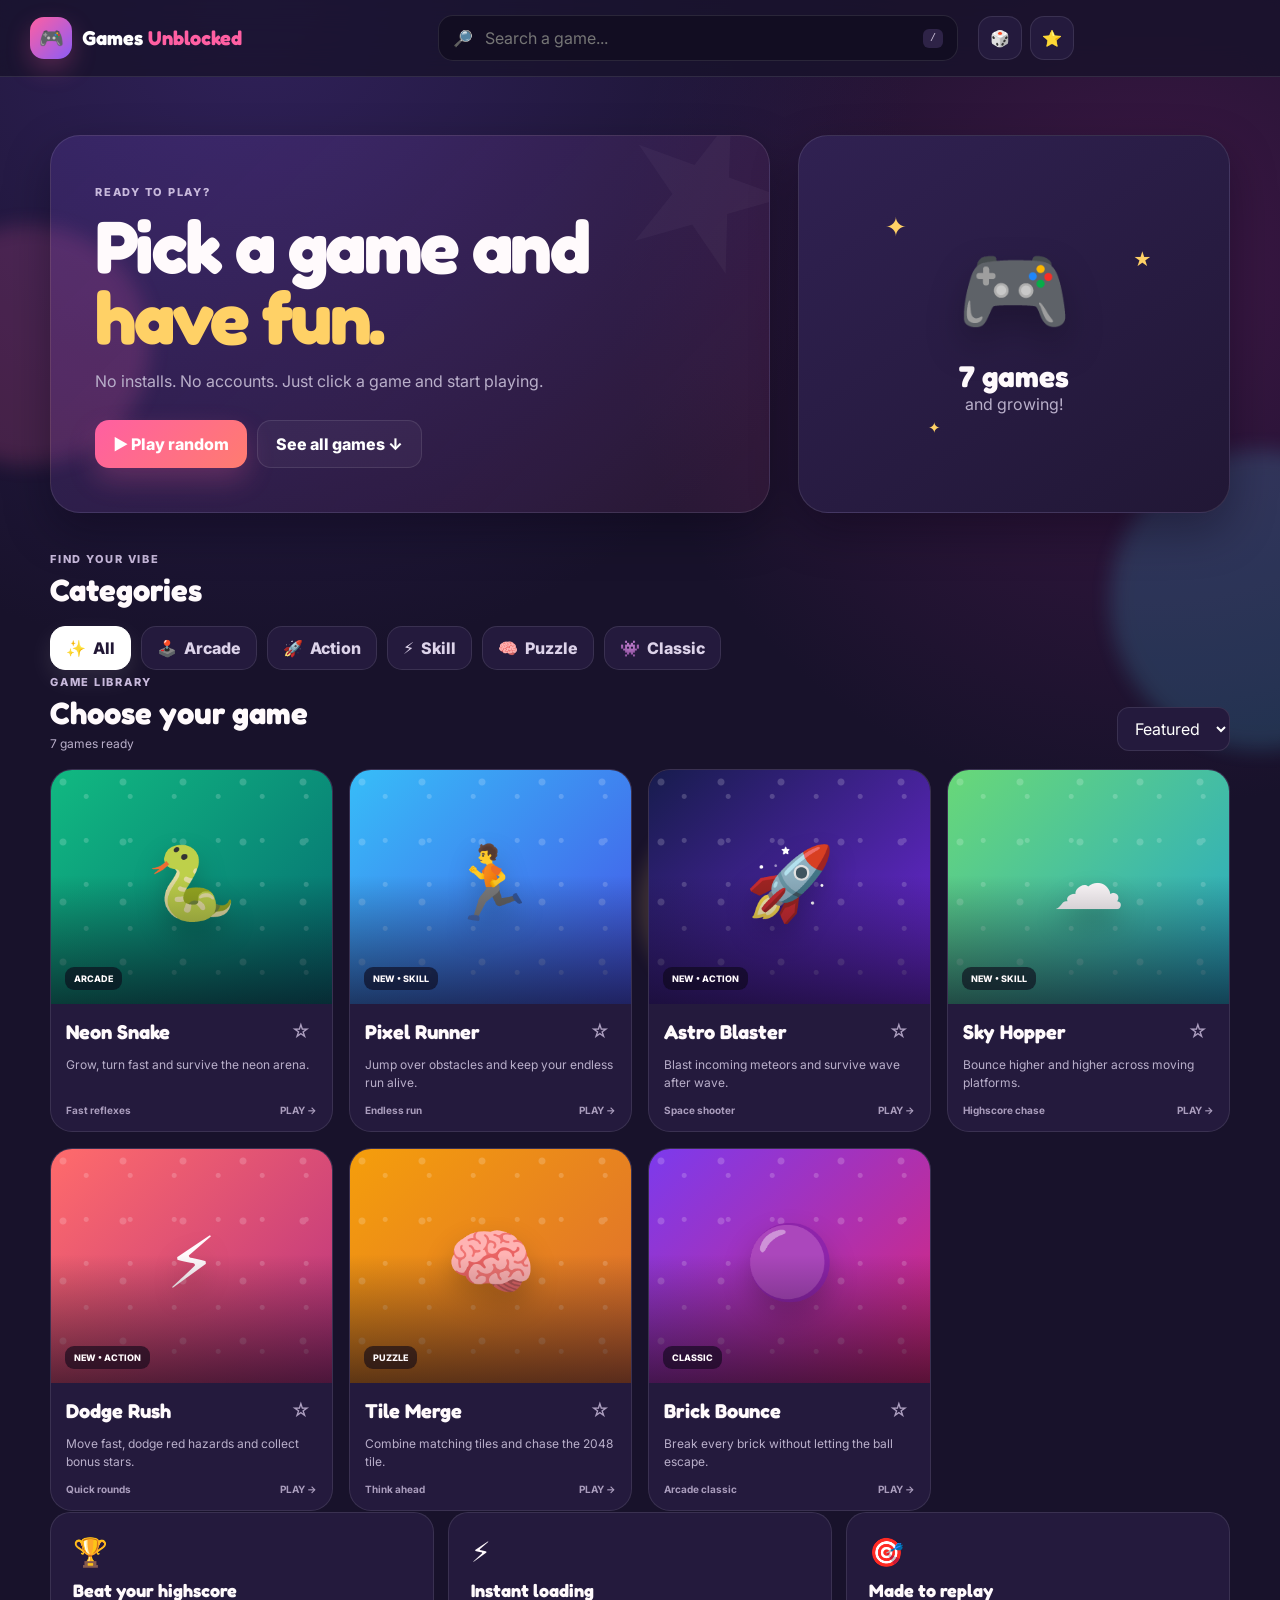
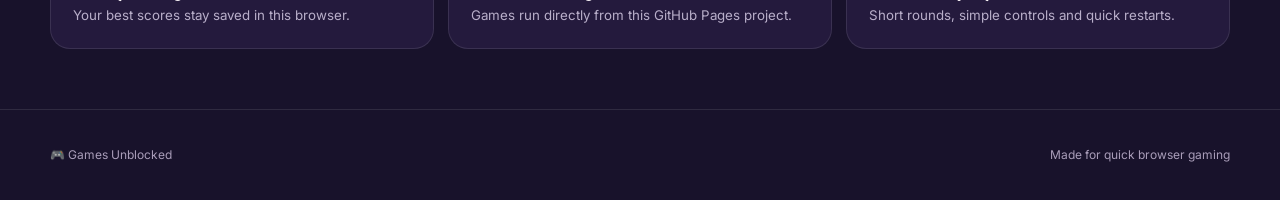
<file: index.html>
<!DOCTYPE html>
<html lang="en">
<head>
  <meta charset="UTF-8">
  <meta name="viewport" content="width=device-width,initial-scale=1">
  <meta name="theme-color" content="#18122b">
  <meta name="description" content="Games Unblocked - a colorful self-hosted browser game playground.">
  <title>Games Unblocked</title>
  <link rel="preconnect" href="https://fonts.googleapis.com">
  <link rel="preconnect" href="https://fonts.gstatic.com" crossorigin>
  <link href="https://fonts.googleapis.com/css2?family=Fredoka:wght@500;600;700&family=Inter:wght@500;600;700;800&display=swap" rel="stylesheet">
  <link rel="stylesheet" href="styles.css">
</head>
<body>
  <div class="bg-bubble b1"></div><div class="bg-bubble b2"></div><div class="bg-bubble b3"></div>
  <header class="site-header">
    <div class="header-inner">
      <a class="logo" href="#top"><span class="logo-icon">🎮</span><span>Games <b>Unblocked</b></span></a>
      <div class="header-search"><span>🔎</span><input id="searchInput" placeholder="Search a game..." autocomplete="off"><kbd>/</kbd></div>
      <div class="header-buttons"><button id="randomBtn" class="round-btn" title="Random game">🎲</button><button id="favoritesBtn" class="round-btn" title="Favorites">⭐</button></div>
    </div>
  </header>

  <main id="top">
    <section class="welcome wrap">
      <div class="welcome-copy">
        <span class="tiny-label">READY TO PLAY?</span>
        <h1>Pick a game and <span>have fun.</span></h1>
        <p>No installs. No accounts. Just click a game and start playing.</p>
        <div class="quick-actions"><button class="big-play" id="playRandom">▶ Play random</button><a class="ghost-play" href="#allGames">See all games ↓</a></div>
      </div>
      <div class="mascot-card" id="mascotCard">
        <div class="pixel-spark s1">✦</div><div class="pixel-spark s2">★</div><div class="pixel-spark s3">✦</div>
        <div class="controller">🎮</div>
        <strong>7 games</strong><span>and growing!</span>
      </div>
    </section>

    <section class="wrap continue-section" id="continueSection">
      <div class="section-head"><div><span class="tiny-label">JUMP BACK IN</span><h2>Continue playing</h2></div><button id="clearRecent" class="text-btn">Clear history</button></div>
      <div id="recentRow" class="horizontal-games"></div>
    </section>

    <section class="wrap category-section">
      <div class="section-head"><div><span class="tiny-label">FIND YOUR VIBE</span><h2>Categories</h2></div></div>
      <div class="category-row" id="categoryRow">
        <button class="category-pill active" data-category="all"><span>✨</span> All</button>
        <button class="category-pill" data-category="arcade"><span>🕹️</span> Arcade</button>
        <button class="category-pill" data-category="action"><span>🚀</span> Action</button>
        <button class="category-pill" data-category="skill"><span>⚡</span> Skill</button>
        <button class="category-pill" data-category="puzzle"><span>🧠</span> Puzzle</button>
        <button class="category-pill" data-category="classic"><span>👾</span> Classic</button>
      </div>
    </section>

    <section class="wrap games-section" id="allGames">
      <div class="section-head"><div><span class="tiny-label">GAME LIBRARY</span><h2>Choose your game</h2><p id="resultText">7 games ready</p></div><div class="sort-wrap"><select id="sortSelect"><option value="featured">Featured</option><option value="az">A to Z</option><option value="new">Newest</option></select></div></div>
      <div id="gameGrid" class="game-grid"></div>
      <div id="emptyState" class="empty-state hidden"><div>😵</div><h3>No games found</h3><p>Try another search or category.</p><button id="resetSearch">Show all games</button></div>
    </section>

    <section class="wrap fun-strip">
      <div><span>🏆</span><strong>Beat your highscore</strong><small>Your best scores stay saved in this browser.</small></div>
      <div><span>⚡</span><strong>Instant loading</strong><small>Games run directly from this GitHub Pages project.</small></div>
      <div><span>🎯</span><strong>Made to replay</strong><small>Short rounds, simple controls and quick restarts.</small></div>
    </section>
  </main>

  <footer><div class="wrap footer-inner"><span>🎮 Games Unblocked</span><span>Made for quick browser gaming</span></div></footer>
  <div id="toast" class="toast"></div>
  <script src="script.js"></script>
</body>
</html>
</file>
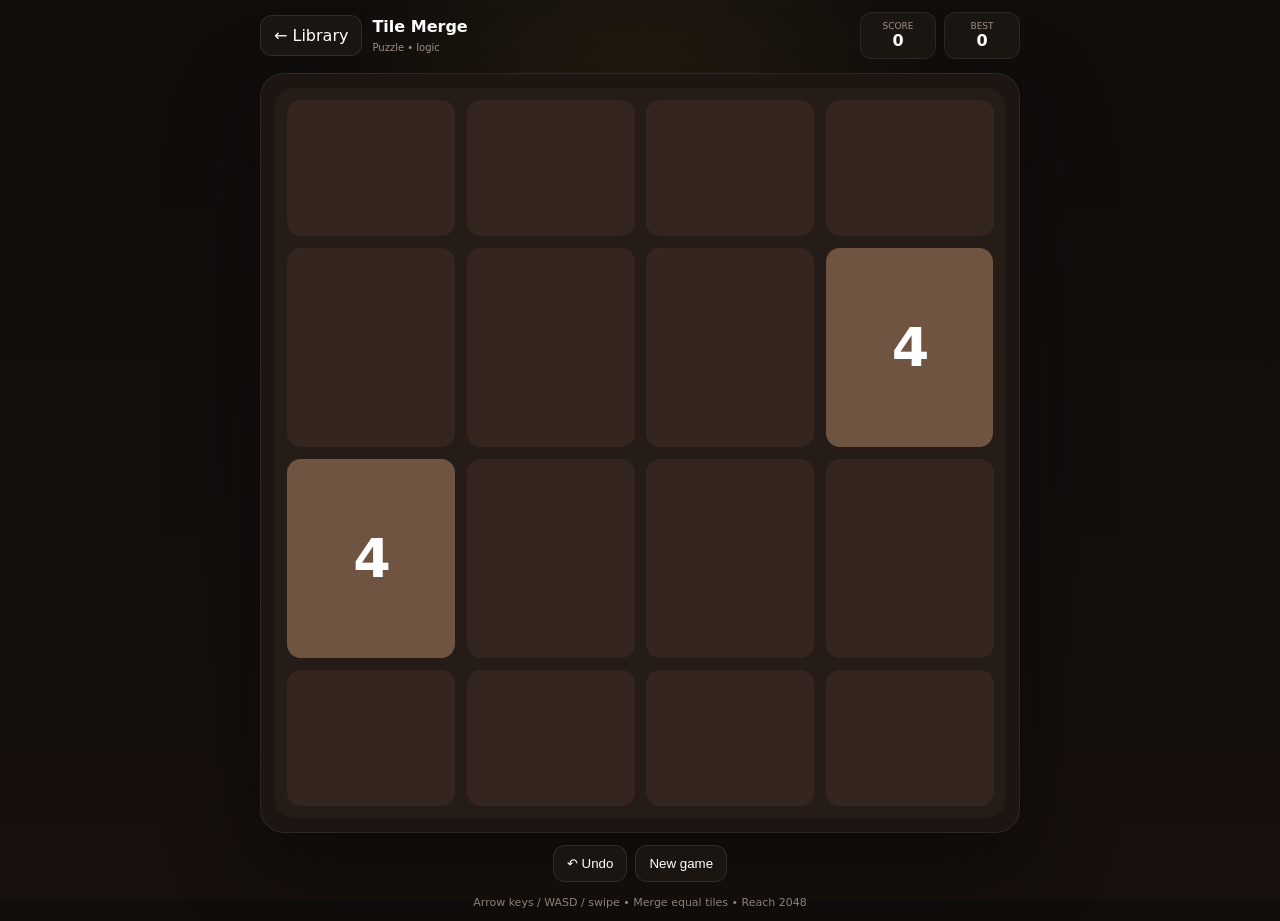
<file: games/2048.html>
<!DOCTYPE html>
<html lang="en">
<head>
<meta charset="UTF-8"><meta name="viewport" content="width=device-width,initial-scale=1,maximum-scale=1,user-scalable=no"><meta name="theme-color" content="#100d0b"><title>Tile Merge • Games Unblocked</title>
<style>
*{box-sizing:border-box}body{margin:0;background:#100d0b;color:#fff;font-family:Inter,system-ui,sans-serif;min-height:100dvh;display:grid;place-items:center;overflow:hidden}.bg{position:fixed;inset:0;z-index:-1;background:radial-gradient(circle at 50% 20%,rgba(246,189,66,.11),transparent 34%),linear-gradient(#100d0b,#17100d)}.wrap{width:min(760px,calc(100% - 24px));padding:12px 0}.top{display:flex;justify-content:space-between;align-items:center;margin-bottom:14px;gap:10px}.left{display:flex;gap:10px;align-items:center}.back,.btn{border:1px solid rgba(255,255,255,.1);background:#1b1512;color:#fff;border-radius:12px;padding:10px 13px;text-decoration:none;cursor:pointer;transition:.2s}.back:hover,.btn:hover{background:#271d18;transform:translateY(-2px)}.title strong{display:block}.title span{font-size:10px;color:#9d8e86}.stats{display:flex;gap:8px}.stat{background:#1b1512;border:1px solid rgba(255,255,255,.08);border-radius:12px;padding:8px 12px;min-width:76px;text-align:center}.stat span{display:block;color:#9d8e86;font-size:9px}.board-wrap{border:1px solid rgba(255,255,255,.08);background:#1c1511;padding:14px;border-radius:24px;box-shadow:0 30px 90px rgba(0,0,0,.45)}.board{display:grid;grid-template-columns:repeat(4,1fr);gap:12px;aspect-ratio:1/1;background:#261c17;padding:12px;border-radius:18px;touch-action:none}.cell{border-radius:14px;background:#34251f;display:grid;place-items:center;font-weight:900;font-size:clamp(24px,7vw,54px);letter-spacing:-.05em;color:#fff;transition:transform .12s,background .2s;animation:appear .18s ease both}.cell.pop{animation:pop .22s cubic-bezier(.2,.9,.3,1.3)}.v2{background:#5b493e}.v4{background:#6f5441}.v8{background:#c8753e}.v16{background:#dd6a34}.v32{background:#e54f38}.v64{background:#e9352e}.v128{background:#c39c3b}.v256{background:#d3a52f}.v512{background:#e0b62b}.v1024{background:#efc72e}.v2048{background:#ffd447;color:#2b210c;box-shadow:0 0 35px rgba(255,212,71,.35)}.v4096,.v8192{background:linear-gradient(135deg,#ffdf63,#ff8d47);color:#281808;box-shadow:0 0 42px rgba(255,166,70,.35)}.hint{text-align:center;color:#8f7f76;font-size:11px;margin-top:14px}.actions{display:flex;justify-content:center;gap:8px;margin-top:12px}.overlay{position:fixed;inset:0;background:rgba(10,7,5,.72);backdrop-filter:blur(8px);display:none;place-items:center;z-index:10}.overlay.show{display:grid}.modal{background:#1c1511;border:1px solid rgba(255,255,255,.1);border-radius:20px;padding:28px;text-align:center;min-width:280px;box-shadow:0 30px 90px rgba(0,0,0,.5);animation:modal .25s ease}.modal h1{margin:0 0 7px}.modal p{color:#9d8e86}.play{border:0;background:linear-gradient(135deg,#f6bd42,#ef7e3a);color:#29180b;font-weight:900;border-radius:12px;padding:12px 18px;cursor:pointer}.score-bump{animation:score .2s ease}@keyframes appear{from{opacity:0;transform:scale(.82)}to{opacity:1;transform:scale(1)}}@keyframes pop{0%{transform:scale(.86)}60%{transform:scale(1.12)}100%{transform:scale(1)}}@keyframes modal{from{opacity:0;transform:translateY(10px) scale(.97)}}@keyframes score{50%{transform:scale(1.14);color:#ffd447}}@media(max-width:540px){.title{display:none}.board{gap:8px;padding:8px}.cell{border-radius:10px}.stat{min-width:58px;padding:8px}.stats{gap:5px}.hint{font-size:9px}.btn{padding:9px 11px}}
</style></head>
<body><div class="bg"></div><main class="wrap"><div class="top"><div class="left"><a class="back" href="../index.html">← Library</a><div class="title"><strong>Tile Merge</strong><span>Puzzle • logic</span></div></div><div class="stats"><div class="stat"><span>SCORE</span><strong id="score">0</strong></div><div class="stat"><span>BEST</span><strong id="best">0</strong></div></div></div><div class="board-wrap"><div id="board" class="board"></div></div><div class="actions"><button class="btn" id="undo">↶ Undo</button><button class="btn" id="restart">New game</button></div><div class="hint">Arrow keys / WASD / swipe • Merge equal tiles • Reach 2048</div></main><div class="overlay" id="overlay"><div class="modal"><h1 id="modalTitle">No more moves</h1><p id="final"></p><button class="play" id="again">Play again</button></div></div>
<script>
(()=>{'use strict';
const SIZE=4,boardEl=document.getElementById('board'),scoreEl=document.getElementById('score'),bestEl=document.getElementById('best'),overlay=document.getElementById('overlay'),finalEl=document.getElementById('final'),modalTitle=document.getElementById('modalTitle');let grid,score=0,best=Number(localStorage.getItem('gu-merge-best'))||0,previous=null,newCells=new Set(),mergedCells=new Set(),won=false,touchStart=null;bestEl.textContent=best;
const copy=m=>m.map(r=>[...r]);const emptyGrid=()=>Array.from({length:SIZE},()=>Array(SIZE).fill(0));
function empties(){const out=[];for(let r=0;r<SIZE;r++)for(let c=0;c<SIZE;c++)if(!grid[r][c])out.push([r,c]);return out}
function addTile(){const cells=empties();if(!cells.length)return;const [r,c]=cells[Math.floor(Math.random()*cells.length)];grid[r][c]=Math.random()<.9?2:4;newCells.add(`${r}-${c}`)}
function saveBest(){if(score>best){best=score;bestEl.textContent=String(best);localStorage.setItem('gu-merge-best',String(best))}}
function start(){grid=emptyGrid();score=0;previous=null;won=false;newCells.clear();mergedCells.clear();scoreEl.textContent='0';addTile();addTile();render();overlay.classList.remove('show')}
function render(){boardEl.innerHTML='';for(let r=0;r<SIZE;r++)for(let c=0;c<SIZE;c++){const v=grid[r][c],cell=document.createElement('div');const cap=v?Math.min(v,8192):0;cell.className=`cell ${v?'v'+cap:''} ${(newCells.has(`${r}-${c}`)||mergedCells.has(`${r}-${c}`))?'pop':''}`;cell.textContent=v||'';cell.setAttribute('aria-label',v?`Tile ${v}`:'Empty tile');boardEl.appendChild(cell)}newCells.clear();mergedCells.clear()}
function compress(row,rowIndex,vertical=false){const entries=row.map((v,i)=>({v,i})).filter(e=>e.v);const out=[];for(let i=0;i<entries.length;i++){if(entries[i+1]&&entries[i].v===entries[i+1].v){const value=entries[i].v*2;out.push(value);score+=value;i++}else out.push(entries[i].v)}while(out.length<SIZE)out.push(0);return out}
const transpose=m=>m[0].map((_,i)=>m.map(r=>r[i]));const same=(a,b)=>a.every((r,ri)=>r.every((v,ci)=>v===b[ri][ci]));
function move(dir){const old=copy(grid),oldScore=score;previous={grid:old,score:oldScore};mergedCells.clear();if(dir==='left')grid=grid.map((r,ri)=>compress(r,ri));if(dir==='right')grid=grid.map((r,ri)=>compress([...r].reverse(),ri).reverse());if(dir==='up'){grid=transpose(grid).map((r,ri)=>compress(r,ri,true));grid=transpose(grid)}if(dir==='down'){grid=transpose(grid).map((r,ri)=>compress([...r].reverse(),ri,true).reverse());grid=transpose(grid)}if(same(old,grid)){previous=null;score=oldScore;return}for(let r=0;r<SIZE;r++)for(let c=0;c<SIZE;c++)if(grid[r][c]&&grid[r][c]!==old[r][c])mergedCells.add(`${r}-${c}`);addTile();scoreEl.textContent=String(score);scoreEl.classList.remove('score-bump');void scoreEl.offsetWidth;scoreEl.classList.add('score-bump');saveBest();render();if(!won&&grid.some(row=>row.some(v=>v>=2048))){won=true;modalTitle.textContent='2048 reached!';finalEl.textContent=`Score: ${score}. You can keep playing after closing this.`;overlay.classList.add('show');document.getElementById('again').textContent='Keep playing'}else if(!canMove())end()}
function canMove(){if(empties().length)return true;for(let r=0;r<SIZE;r++)for(let c=0;c<SIZE;c++){if(c<SIZE-1&&grid[r][c]===grid[r][c+1])return true;if(r<SIZE-1&&grid[r][c]===grid[r+1][c])return true}return false}
function end(){modalTitle.textContent='No more moves';finalEl.textContent=`Final score: ${score} • Best: ${best}`;document.getElementById('again').textContent='Play again';overlay.classList.add('show')}
function undo(){if(!previous)return;grid=copy(previous.grid);score=previous.score;scoreEl.textContent=String(score);previous=null;newCells.clear();mergedCells.clear();render()}
const mapping={arrowleft:'left',a:'left',arrowright:'right',d:'right',arrowup:'up',w:'up',arrowdown:'down',s:'down'};document.addEventListener('keydown',e=>{const dir=mapping[e.key.toLowerCase()];if(dir){e.preventDefault();move(dir)}if((e.ctrlKey||e.metaKey)&&e.key.toLowerCase()==='z'){e.preventDefault();undo()}});boardEl.addEventListener('pointerdown',e=>{touchStart={x:e.clientX,y:e.clientY}});boardEl.addEventListener('pointerup',e=>{if(!touchStart)return;const dx=e.clientX-touchStart.x,dy=e.clientY-touchStart.y;touchStart=null;if(Math.max(Math.abs(dx),Math.abs(dy))<28)return;move(Math.abs(dx)>Math.abs(dy)?(dx>0?'right':'left'):(dy>0?'down':'up'))});document.getElementById('restart').onclick=start;document.getElementById('undo').onclick=undo;document.getElementById('again').onclick=()=>{if(won&&canMove()){overlay.classList.remove('show')}else start()};start();})();
</script></body></html>
</file>
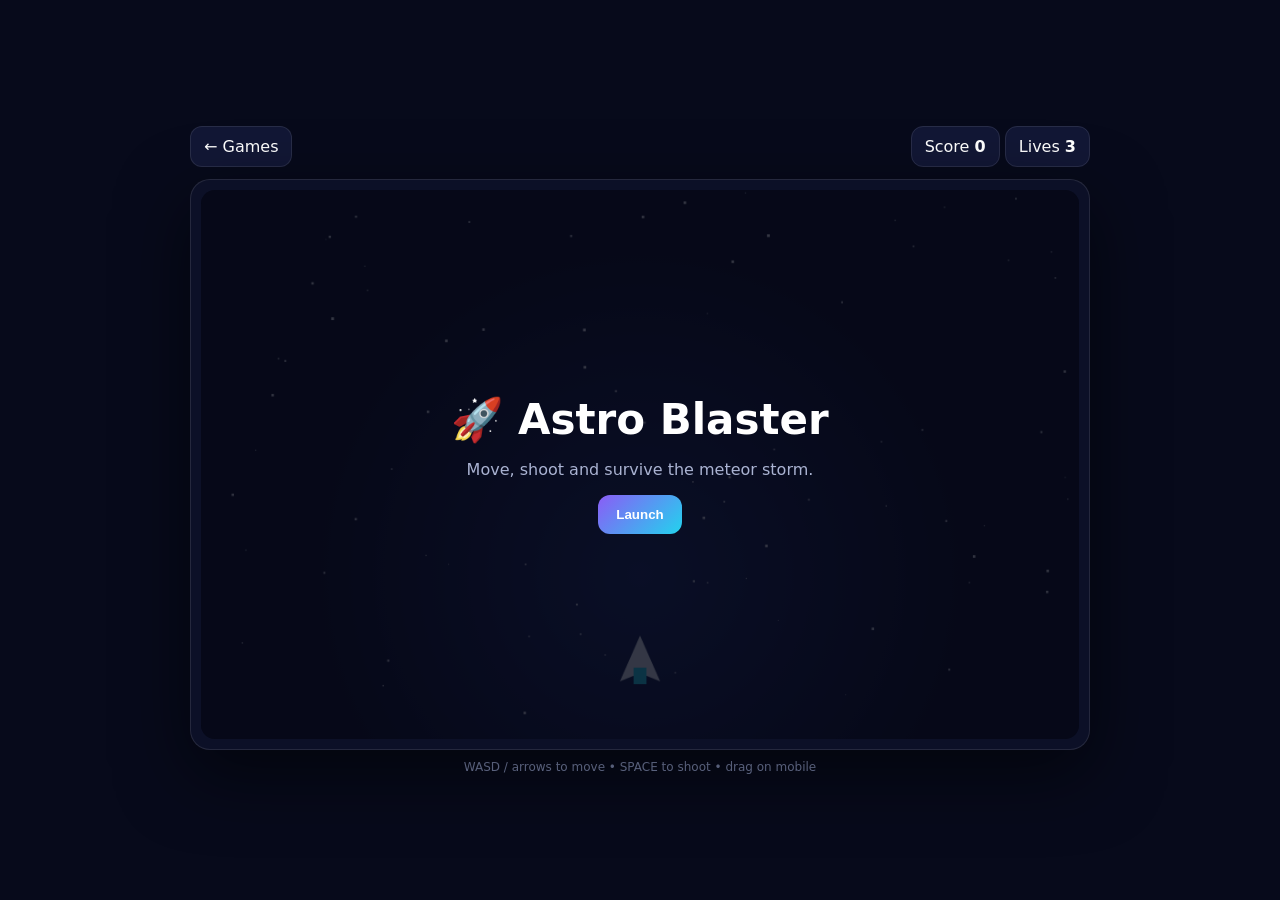
<file: games/blaster.html>
<!doctype html><html><head><meta charset="utf-8"><meta name="viewport" content="width=device-width,initial-scale=1"><title>Astro Blaster</title><style>*{box-sizing:border-box}body{margin:0;background:#070a1b;color:#fff;font-family:system-ui;min-height:100vh;display:grid;place-items:center}.wrap{width:min(900px,calc(100% - 20px))}.top{display:flex;justify-content:space-between;align-items:center;margin-bottom:12px}.back,.stat{background:#121735;border:1px solid #ffffff18;color:#fff;border-radius:12px;padding:10px 13px;text-decoration:none}.stage{position:relative;border:1px solid #ffffff1a;border-radius:20px;padding:10px;background:#0c1027;box-shadow:0 24px 70px #0008}canvas{display:block;width:100%;aspect-ratio:16/10;background:radial-gradient(circle at 50% 70%,#1b285f,#080b1d 55%);border-radius:14px}.overlay{position:absolute;inset:10px;display:grid;place-items:center;background:#060817c9;border-radius:14px;text-align:center}.overlay h1{font-size:42px;margin:0}.overlay p{color:#aab3d2}.play{border:0;background:linear-gradient(135deg,#8b5cf6,#22d3ee);color:#fff;font-weight:900;border-radius:12px;padding:12px 18px;cursor:pointer}.hint{text-align:center;color:#7f8ab1;font-size:12px;margin-top:10px}</style></head><body><main class="wrap"><div class="top"><a class="back" href="../index.html">← Games</a><div><span class="stat">Score <b id="score">0</b></span> <span class="stat">Lives <b id="lives">3</b></span></div></div><div class="stage"><canvas id="c" width="960" height="600"></canvas><div id="overlay" class="overlay"><div><h1>🚀 Astro Blaster</h1><p>Move, shoot and survive the meteor storm.</p><button id="start" class="play">Launch</button></div></div></div><div class="hint">WASD / arrows to move • SPACE to shoot • drag on mobile</div></main><script>const c=document.getElementById('c'),x=c.getContext('2d'),scoreEl=document.getElementById('score'),livesEl=document.getElementById('lives'),overlay=document.getElementById('overlay');let ship,shots,rocks,stars,parts,keys={},score,lives,running,last,spawn;function reset(){ship={x:480,y:515,r:22};shots=[];rocks=[];parts=[];stars=Array.from({length:80},()=>({x:Math.random()*960,y:Math.random()*600,s:1+Math.random()*2}));score=0;lives=3;spawn=0;scoreEl.textContent=0;livesEl.textContent=3;last=performance.now()}function shoot(){if(!running)return;if(shots.length<7)shots.push({x:ship.x,y:ship.y-28,vy:-650})}function boom(px,py,col){for(let i=0;i<14;i++)parts.push({x:px,y:py,vx:(Math.random()-.5)*260,vy:(Math.random()-.5)*260,a:1,c:col})}function update(dt){let s=390;if(keys.arrowleft||keys.a)ship.x-=s*dt;if(keys.arrowright||keys.d)ship.x+=s*dt;if(keys.arrowup||keys.w)ship.y-=s*dt;if(keys.arrowdown||keys.s)ship.y+=s*dt;ship.x=Math.max(28,Math.min(932,ship.x));ship.y=Math.max(60,Math.min(565,ship.y));stars.forEach(st=>{st.y+=45*st.s*dt;if(st.y>610){st.y=-5;st.x=Math.random()*960}});shots.forEach(b=>b.y+=b.vy*dt);shots=shots.filter(b=>b.y>-30);spawn-=dt;if(spawn<=0){let r=18+Math.random()*26;rocks.push({x:40+Math.random()*880,y:-40,r,vy:130+Math.random()*100+score*.08,vx:(Math.random()-.5)*40});spawn=.42+Math.random()*.55}rocks.forEach(r=>{r.y+=r.vy*dt;r.x+=r.vx*dt});for(const b of shots){for(const r of rocks){if(!r.dead&&!b.dead&&Math.hypot(b.x-r.x,b.y-r.y)<r.r+5){r.dead=b.dead=true;score+=10;scoreEl.textContent=score;boom(r.x,r.y,'#a78bfa')}}}shots=shots.filter(b=>!b.dead);rocks=rocks.filter(r=>!r.dead);for(const r of rocks){if(Math.hypot(ship.x-r.x,ship.y-r.y)<ship.r+r.r){r.dead=true;lives--;livesEl.textContent=lives;boom(ship.x,ship.y,'#22d3ee');if(lives<=0){end();return}}else if(r.y>650){r.dead=true}}rocks=rocks.filter(r=>!r.dead);parts.forEach(p=>{p.x+=p.vx*dt;p.y+=p.vy*dt;p.a-=dt*1.8});parts=parts.filter(p=>p.a>0)}function draw(){x.clearRect(0,0,960,600);stars.forEach(s=>{x.fillStyle='#fff';x.globalAlpha=.3+s.s*.2;x.fillRect(s.x,s.y,s.s,s.s)});x.globalAlpha=1;shots.forEach(b=>{x.fillStyle='#67e8f9';x.fillRect(b.x-3,b.y-14,6,20)});rocks.forEach(r=>{x.fillStyle='#6b7280';x.beginPath();x.arc(r.x,r.y,r.r,0,Math.PI*2);x.fill();x.fillStyle='#9ca3af';x.beginPath();x.arc(r.x-r.r*.25,r.y-r.r*.2,r.r*.24,0,Math.PI*2);x.fill()});x.save();x.translate(ship.x,ship.y);x.fillStyle='#e2e8f0';x.beginPath();x.moveTo(0,-28);x.lineTo(22,22);x.lineTo(0,13);x.lineTo(-22,22);x.closePath();x.fill();x.fillStyle='#22d3ee';x.fillRect(-7,7,14,18);x.restore();parts.forEach(p=>{x.globalAlpha=p.a;x.fillStyle=p.c;x.fillRect(p.x,p.y,5,5)});x.globalAlpha=1}function loop(t){if(!running)return;let dt=Math.min((t-last)/1000,.03);last=t;update(dt);draw();requestAnimationFrame(loop)}function start(){reset();running=true;overlay.style.display='none';requestAnimationFrame(loop)}function end(){running=false;let best=Math.max(score,+localStorage.getItem('gu-blaster-best')||0);localStorage.setItem('gu-blaster-best',best);overlay.style.display='grid';overlay.querySelector('h1').textContent='Mission over';overlay.querySelector('p').textContent=`Score ${score} • Best ${best}`;document.getElementById('start').textContent='Launch again'}document.getElementById('start').onclick=start;addEventListener('keydown',e=>{keys[e.key.toLowerCase()]=true;if(e.code==='Space'){e.preventDefault();shoot()}});addEventListener('keyup',e=>keys[e.key.toLowerCase()]=false);let drag=false;c.onpointerdown=e=>{drag=true;move(e);shoot()};c.onpointermove=e=>drag&&move(e);c.onpointerup=()=>drag=false;function move(e){let r=c.getBoundingClientRect();ship.x=(e.clientX-r.left)/r.width*960;ship.y=(e.clientY-r.top)/r.height*600}reset();draw();</script></body></html>
</file>
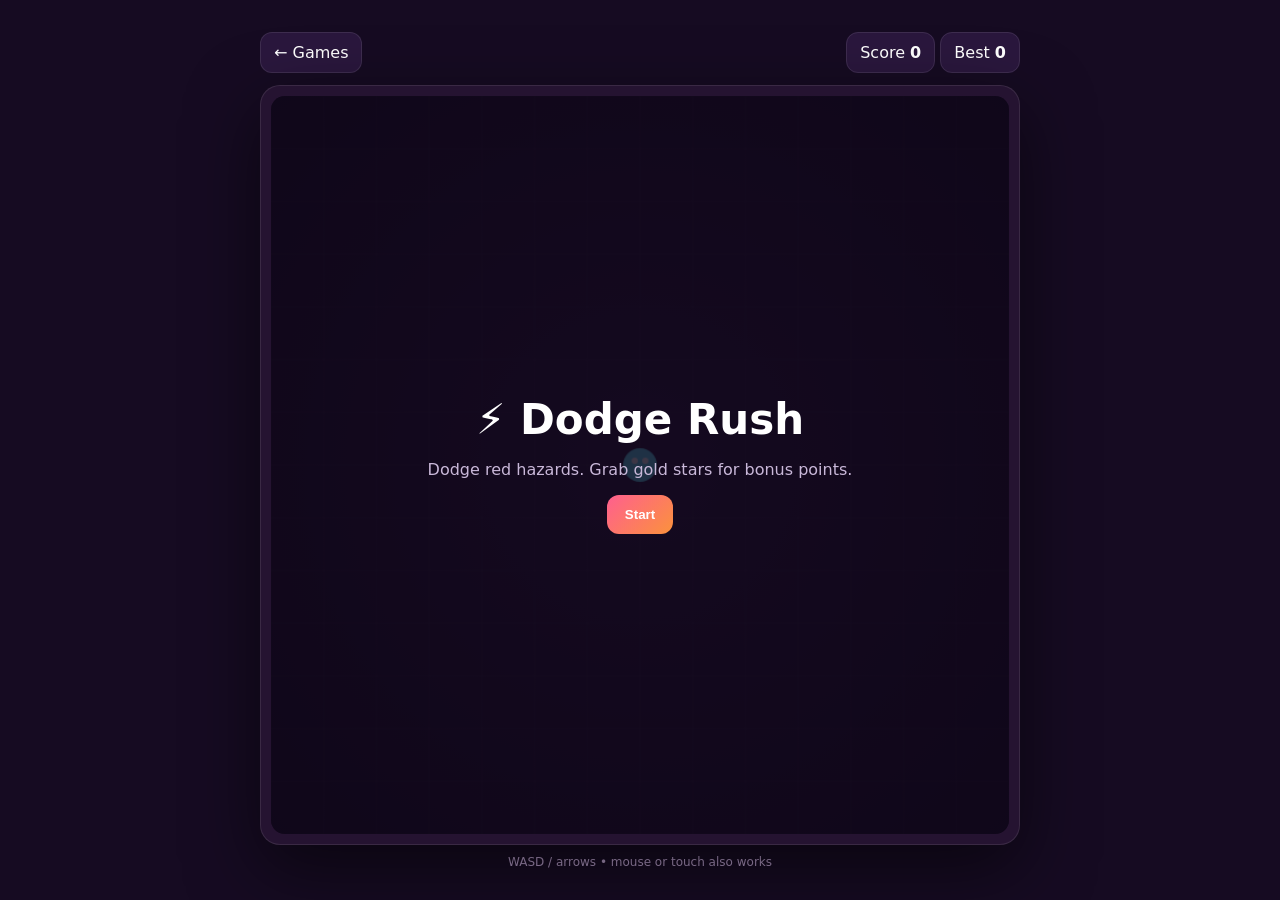
<file: games/dodge.html>
<!doctype html><html><head><meta charset="utf-8"><meta name="viewport" content="width=device-width,initial-scale=1"><title>Dodge Rush</title><style>*{box-sizing:border-box}body{margin:0;background:#160b22;color:white;font-family:system-ui;min-height:100vh;display:grid;place-items:center}.wrap{width:min(760px,calc(100% - 20px))}.top{display:flex;justify-content:space-between;align-items:center;margin-bottom:12px}.back,.stat{background:#2a173d;border:1px solid #ffffff18;color:#fff;border-radius:12px;padding:10px 13px;text-decoration:none}.stage{position:relative;border:1px solid #ffffff18;background:#251331;padding:10px;border-radius:20px;box-shadow:0 24px 70px #0008}canvas{display:block;width:100%;aspect-ratio:1/1;background:radial-gradient(circle at center,#2b173b,#12091d);border-radius:14px}.overlay{position:absolute;inset:10px;display:grid;place-items:center;background:#100719ce;border-radius:14px;text-align:center}.overlay h1{font-size:42px;margin:0}.overlay p{color:#c9b8d9}.play{border:0;background:linear-gradient(135deg,#ff5f8f,#fb923c);color:white;padding:12px 18px;border-radius:12px;font-weight:900;cursor:pointer}.hint{text-align:center;color:#ad95be;font-size:12px;margin-top:10px}</style></head><body><main class="wrap"><div class="top"><a class="back" href="../index.html">← Games</a><div><span class="stat">Score <b id="score">0</b></span> <span class="stat">Best <b id="best">0</b></span></div></div><div class="stage"><canvas id="c" width="700" height="700"></canvas><div class="overlay" id="overlay"><div><h1>⚡ Dodge Rush</h1><p>Dodge red hazards. Grab gold stars for bonus points.</p><button id="start" class="play">Start</button></div></div></div><div class="hint">WASD / arrows • mouse or touch also works</div></main><script>const c=document.getElementById('c'),x=c.getContext('2d'),scoreEl=document.getElementById('score'),bestEl=document.getElementById('best'),overlay=document.getElementById('overlay');let best=+localStorage.getItem('gu-dodge-best')||0;bestEl.textContent=best;let p,hazards,stars,parts,keys={},score,running,last,spawn,starT,target=null;function reset(){p={x:350,y:350,r:16};hazards=[];stars=[];parts=[];score=0;spawn=.3;starT=2;last=performance.now();scoreEl.textContent=0}function addHazard(){let side=Math.floor(Math.random()*4),h={r:12+Math.random()*14,s:150+Math.random()*90+score*.15};if(side===0){h.x=Math.random()*700;h.y=-30}else if(side===1){h.x=730;h.y=Math.random()*700}else if(side===2){h.x=Math.random()*700;h.y=730}else{h.x=-30;h.y=Math.random()*700}let a=Math.atan2(p.y-h.y,p.x-h.x)+(Math.random()-.5)*.35;h.vx=Math.cos(a)*h.s;h.vy=Math.sin(a)*h.s;hazards.push(h)}function addStar(){stars.push({x:45+Math.random()*610,y:45+Math.random()*610,r:11,t:8})}function burst(px,py,col){for(let i=0;i<10;i++)parts.push({x:px,y:py,vx:(Math.random()-.5)*220,vy:(Math.random()-.5)*220,a:1,c:col})}function update(dt){let dx=(keys.arrowright||keys.d?1:0)-(keys.arrowleft||keys.a?1:0),dy=(keys.arrowdown||keys.s?1:0)-(keys.arrowup||keys.w?1:0);if(target){dx=(target.x-p.x)/80;dy=(target.y-p.y)/80}let len=Math.hypot(dx,dy)||1;p.x+=dx/Math.max(1,len)*310*dt;p.y+=dy/Math.max(1,len)*310*dt;p.x=Math.max(p.r,Math.min(700-p.r,p.x));p.y=Math.max(p.r,Math.min(700-p.r,p.y));score+=dt*10;scoreEl.textContent=Math.floor(score);spawn-=dt;if(spawn<=0){addHazard();spawn=Math.max(.19,.75-score*.002)+Math.random()*.25}starT-=dt;if(starT<=0){addStar();starT=2.4+Math.random()*2}hazards.forEach(h=>{h.x+=h.vx*dt;h.y+=h.vy*dt});hazards=hazards.filter(h=>h.x>-70&&h.x<770&&h.y>-70&&h.y<770);for(const h of hazards)if(Math.hypot(h.x-p.x,h.y-p.y)<h.r+p.r){burst(p.x,p.y,'#ff5f76');end();return}stars.forEach(s=>s.t-=dt);for(const s of stars)if(!s.hit&&Math.hypot(s.x-p.x,s.y-p.y)<s.r+p.r){s.hit=true;score+=50;burst(s.x,s.y,'#ffd166')}stars=stars.filter(s=>!s.hit&&s.t>0);parts.forEach(q=>{q.x+=q.vx*dt;q.y+=q.vy*dt;q.a-=dt*2});parts=parts.filter(q=>q.a>0)}function draw(){x.clearRect(0,0,700,700);x.strokeStyle='#ffffff0b';for(let i=0;i<=14;i++){x.beginPath();x.moveTo(i*50,0);x.lineTo(i*50,700);x.stroke();x.beginPath();x.moveTo(0,i*50);x.lineTo(700,i*50);x.stroke()}stars.forEach(s=>{x.save();x.translate(s.x,s.y);x.rotate(performance.now()/500);x.fillStyle='#ffd166';x.beginPath();for(let i=0;i<10;i++){let a=-Math.PI/2+i*Math.PI/5,r=i%2?5:12;x.lineTo(Math.cos(a)*r,Math.sin(a)*r)}x.closePath();x.fill();x.restore()});hazards.forEach(h=>{x.fillStyle='#ff4567';x.shadowBlur=16;x.shadowColor='#ff4567';x.beginPath();x.arc(h.x,h.y,h.r,0,Math.PI*2);x.fill()});x.shadowBlur=0;x.fillStyle='#62e6ff';x.beginPath();x.arc(p.x,p.y,p.r,0,Math.PI*2);x.fill();x.fillStyle='#fff';x.beginPath();x.arc(p.x-5,p.y-4,3,0,Math.PI*2);x.arc(p.x+5,p.y-4,3,0,Math.PI*2);x.fill();parts.forEach(q=>{x.globalAlpha=q.a;x.fillStyle=q.c;x.fillRect(q.x,q.y,5,5)});x.globalAlpha=1}function loop(t){if(!running)return;let dt=Math.min((t-last)/1000,.03);last=t;update(dt);draw();requestAnimationFrame(loop)}function start(){reset();running=true;overlay.style.display='none';requestAnimationFrame(loop)}function end(){running=false;best=Math.max(best,Math.floor(score));localStorage.setItem('gu-dodge-best',best);bestEl.textContent=best;overlay.style.display='grid';overlay.querySelector('h1').textContent='Ouch!';overlay.querySelector('p').textContent=`Score ${Math.floor(score)} • Best ${best}`;document.getElementById('start').textContent='Try again'}document.getElementById('start').onclick=start;addEventListener('keydown',e=>keys[e.key.toLowerCase()]=true);addEventListener('keyup',e=>keys[e.key.toLowerCase()]=false);function setTarget(e){let r=c.getBoundingClientRect();target={x:(e.clientX-r.left)/r.width*700,y:(e.clientY-r.top)/r.height*700}}c.onpointerdown=e=>{setTarget(e);c.setPointerCapture?.(e.pointerId)};c.onpointermove=e=>{if(e.buttons)setTarget(e)};c.onpointerup=()=>target=null;reset();draw();</script></body></html>
</file>
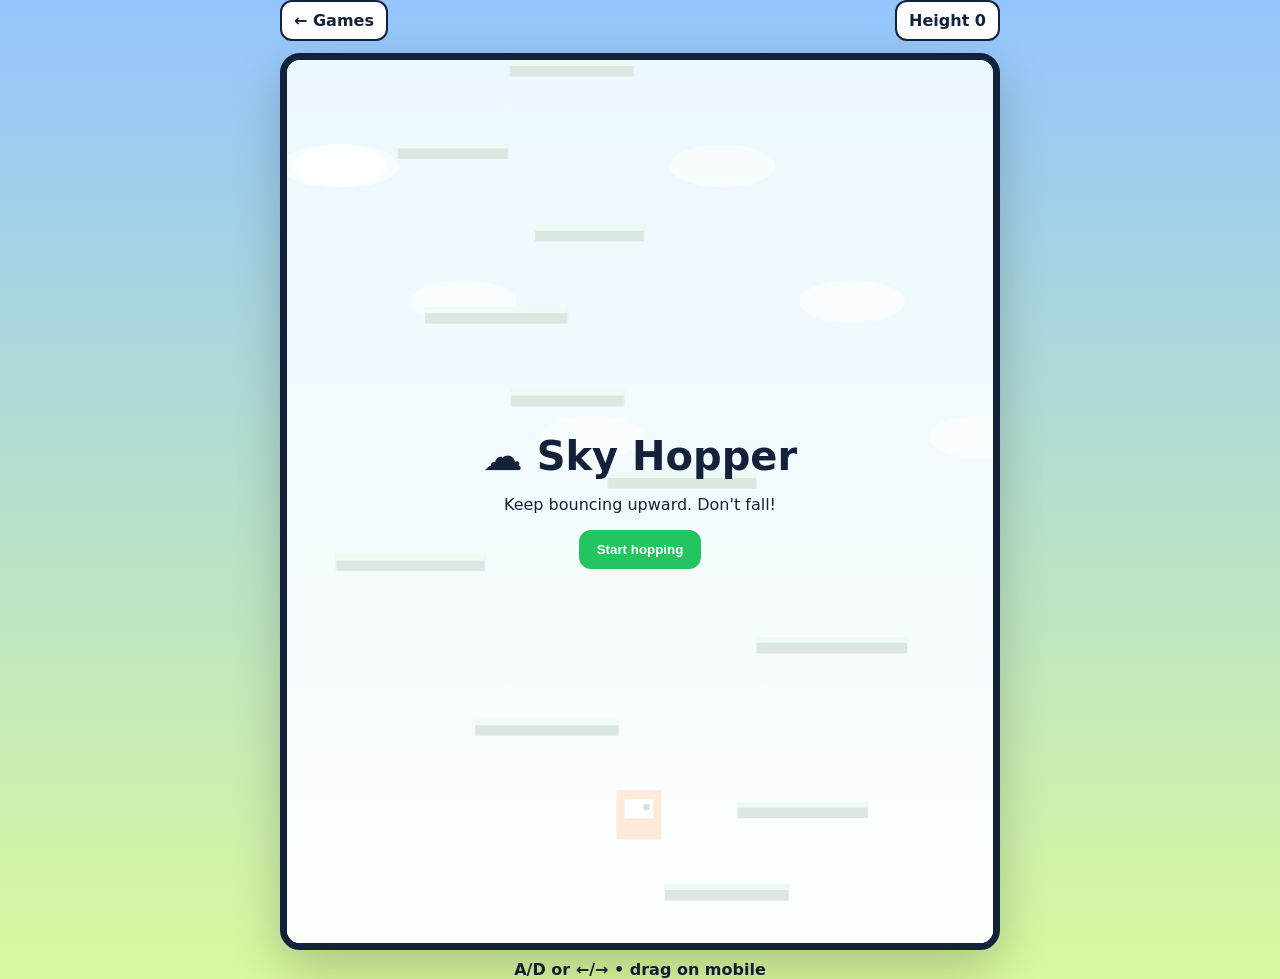
<file: games/jump.html>
<!doctype html><html><head><meta charset="utf-8"><meta name="viewport" content="width=device-width,initial-scale=1"><title>Sky Hopper</title><style>*{box-sizing:border-box}body{margin:0;background:linear-gradient(#93c5fd,#d9f99d);font-family:system-ui;color:#13213a;min-height:100vh;display:grid;place-items:center}.wrap{width:min(720px,calc(100% - 20px))}.top{display:flex;justify-content:space-between;align-items:center;margin-bottom:12px}.back,.stat{background:#fff;border:2px solid #13213a;color:#13213a;border-radius:12px;padding:9px 12px;text-decoration:none;font-weight:800}.stage{position:relative;border:7px solid #13213a;border-radius:20px;overflow:hidden;box-shadow:0 20px 50px #0003}canvas{display:block;width:100%;aspect-ratio:4/5;background:linear-gradient(#7dd3fc,#f0fdf4)}.overlay{position:absolute;inset:0;display:grid;place-items:center;background:#ffffffd8;text-align:center}.overlay h1{font-size:40px;margin:0}.play{padding:12px 18px;border:0;border-radius:12px;background:#22c55e;color:#fff;font-weight:900;cursor:pointer}.hint{text-align:center;font-weight:700;margin-top:10px}</style></head><body><main class="wrap"><div class="top"><a class="back" href="../index.html">← Games</a><span class="stat">Height <b id="score">0</b></span></div><div class="stage"><canvas id="c" width="600" height="750"></canvas><div id="overlay" class="overlay"><div><h1>☁️ Sky Hopper</h1><p>Keep bouncing upward. Don't fall!</p><button id="start" class="play">Start hopping</button></div></div></div><div class="hint">A/D or ←/→ • drag on mobile</div></main><script>const c=document.getElementById('c'),x=c.getContext('2d'),scoreEl=document.getElementById('score'),overlay=document.getElementById('overlay');let p,plats,keys={},running,last,height,cam;function reset(){p={x:280,y:620,w:38,h:42,vx:0,vy:-650};plats=[];for(let i=0;i<12;i++)plats.push({x:40+Math.random()*430,y:700-i*70,w:90+Math.random()*45,h:14});height=0;cam=0;scoreEl.textContent=0;last=performance.now()}function update(dt){let dir=(keys.arrowright||keys.d?1:0)-(keys.arrowleft||keys.a?1:0);p.vx+=dir*1200*dt;p.vx*=Math.pow(.001,dt);p.x+=p.vx*dt;p.vy+=1550*dt;p.y+=p.vy*dt;if(p.x<-40)p.x=600;if(p.x>600)p.x=-40;if(p.vy>0){for(const q of plats){if(p.x+p.w>q.x&&p.x<q.x+q.w&&p.y+p.h>q.y-cam&&p.y+p.h-p.vy*dt<=q.y-cam+8){p.y=q.y-cam-p.h;p.vy=-690;break}}}if(p.y<270){let shift=270-p.y;p.y=270;cam+=shift;height+=shift;scoreEl.textContent=Math.floor(height/10);for(const q of plats){}while(Math.min(...plats.map(q=>q.y))>cam-50)plats.push({x:30+Math.random()*450,y:Math.min(...plats.map(q=>q.y))-65-Math.random()*35,w:80+Math.random()*55,h:14});plats=plats.filter(q=>q.y-cam<820)}if(p.y>790)end()}function draw(){x.clearRect(0,0,600,750);for(let i=0;i<7;i++){x.fillStyle='#fff9';x.beginPath();x.ellipse((i*110+40)%650,90+(i%3)*115,45,18,0,0,Math.PI*2);x.fill()}plats.forEach(q=>{let y=q.y-cam;x.fillStyle='#166534';x.fillRect(q.x,y,q.w,q.h);x.fillStyle='#86efac';x.fillRect(q.x,y,q.w,5)});x.fillStyle='#f97316';x.fillRect(p.x,p.y,p.w,p.h);x.fillStyle='#fff';x.fillRect(p.x+7,p.y+8,24,16);x.fillStyle='#111827';x.fillRect(p.x+23,p.y+12,5,5)}function loop(t){if(!running)return;let dt=Math.min((t-last)/1000,.03);last=t;update(dt);draw();requestAnimationFrame(loop)}function start(){reset();running=true;overlay.style.display='none';requestAnimationFrame(loop)}function end(){running=false;let s=Math.floor(height/10),b=Math.max(s,+localStorage.getItem('gu-jump-best')||0);localStorage.setItem('gu-jump-best',b);overlay.style.display='grid';overlay.querySelector('h1').textContent='You fell!';overlay.querySelector('p').textContent=`Height ${s} • Best ${b}`;document.getElementById('start').textContent='Hop again'}document.getElementById('start').onclick=start;addEventListener('keydown',e=>keys[e.key.toLowerCase()]=true);addEventListener('keyup',e=>keys[e.key.toLowerCase()]=false);let dragging=false;c.onpointerdown=e=>{dragging=true;move(e)};c.onpointermove=e=>dragging&&move(e);c.onpointerup=()=>dragging=false;function move(e){let r=c.getBoundingClientRect();let tx=(e.clientX-r.left)/r.width*600;p.vx+=(tx-(p.x+p.w/2))*4}reset();draw();</script></body></html>
</file>
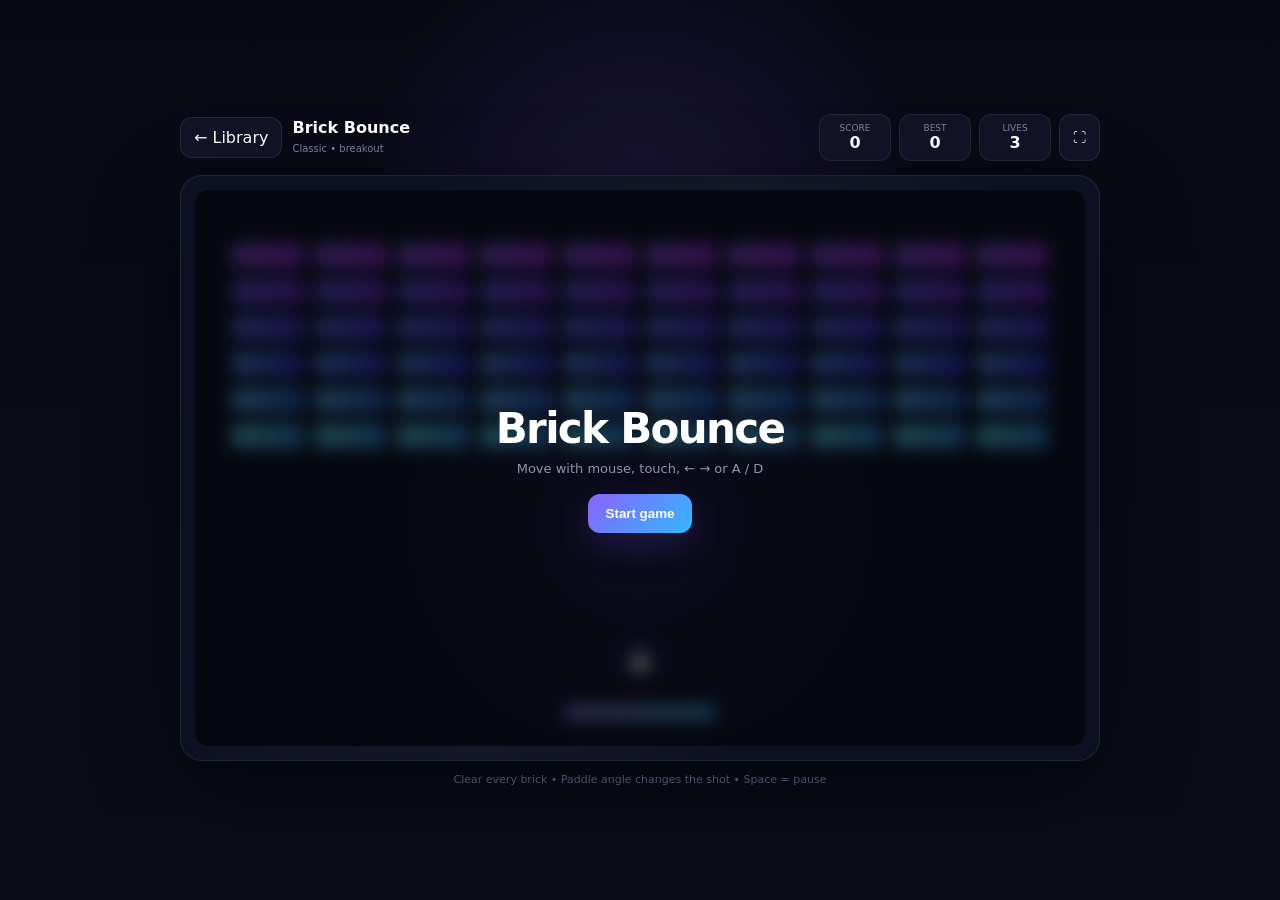
<file: games/pong.html>
<!DOCTYPE html>
<html lang="en">
<head>
<meta charset="UTF-8"><meta name="viewport" content="width=device-width,initial-scale=1,maximum-scale=1,user-scalable=no"><meta name="theme-color" content="#080914"><title>Brick Bounce • Games Unblocked</title>
<style>
*{box-sizing:border-box}body{margin:0;background:#080914;color:#fff;font-family:Inter,system-ui,sans-serif;min-height:100dvh;display:grid;place-items:center;overflow:hidden}.bg{position:fixed;inset:0;z-index:-1;background:radial-gradient(circle at 50% 25%,rgba(121,76,255,.15),transparent 32%),linear-gradient(#080914,#0a0d18)}.wrap{width:min(920px,calc(100% - 24px));padding:12px 0}.top{display:flex;align-items:center;justify-content:space-between;margin-bottom:14px;gap:10px}.back,.btn{border:1px solid rgba(255,255,255,.09);background:#121426;color:#fff;border-radius:12px;padding:10px 13px;text-decoration:none;cursor:pointer;transition:.2s}.back:hover,.btn:hover{transform:translateY(-2px);background:#1a1e34}.title{margin-left:10px}.left{display:flex;align-items:center}.title strong{display:block}.title span{font-size:10px;color:#7c84a1}.stats{display:flex;gap:8px}.stat{background:#121426;border:1px solid rgba(255,255,255,.08);border-radius:12px;padding:8px 12px;min-width:72px;text-align:center}.stat span{display:block;font-size:9px;color:#7c84a1}.stage{position:relative;background:#0d1020;border:1px solid rgba(255,255,255,.08);padding:14px;border-radius:22px;box-shadow:0 30px 90px rgba(0,0,0,.48);overflow:hidden}.stage:after{content:"";position:absolute;inset:0;pointer-events:none;background:linear-gradient(115deg,transparent 20%,rgba(255,255,255,.03) 48%,transparent 70%);animation:shine 7s infinite}canvas{position:relative;z-index:1;width:100%;aspect-ratio:16/10;display:block;background:radial-gradient(circle at 50% 60%,rgba(121,76,255,.16),transparent 45%),#090b18;border-radius:14px;touch-action:none}.overlay{position:absolute;z-index:4;inset:14px;display:grid;place-items:center;background:rgba(6,7,14,.72);backdrop-filter:blur(8px);border-radius:14px;transition:.25s}.overlay.hidden{opacity:0;pointer-events:none}.card{text-align:center;padding:24px}.card h1{font-size:42px;margin:0 0 8px;letter-spacing:-.04em}.card p{margin:0 0 18px;color:#8d95aa;font-size:13px}.play{border:0;background:linear-gradient(135deg,#8a62ff,#32b8ff);color:white;padding:12px 18px;border-radius:12px;font-weight:800;cursor:pointer;box-shadow:0 12px 36px rgba(120,91,255,.2);transition:.2s}.play:hover{transform:translateY(-2px) scale(1.03)}.hint{text-align:center;color:#69728a;font-size:11px;margin-top:12px}.pause{position:absolute;z-index:3;top:26px;left:50%;transform:translateX(-50%) translateY(-10px);opacity:0;padding:7px 11px;border:1px solid rgba(255,255,255,.1);border-radius:999px;background:rgba(10,12,23,.84);font-size:9px;font-weight:800;letter-spacing:.1em;transition:.2s}.pause.show{opacity:1;transform:translateX(-50%)}@keyframes shine{0%,65%{transform:translateX(-120%)}85%,100%{transform:translateX(120%)}}@media(max-width:650px){.title{display:none}.stage{padding:8px}.overlay{inset:8px}.stat{min-width:58px;padding:8px}.stats{gap:5px}.card h1{font-size:31px}.hint{font-size:9px}}
</style>
</head>
<body><div class="bg"></div><main class="wrap"><div class="top"><div class="left"><a class="back" href="../index.html">← Library</a><div class="title"><strong>Brick Bounce</strong><span>Classic • breakout</span></div></div><div class="stats"><div class="stat"><span>SCORE</span><strong id="score">0</strong></div><div class="stat"><span>BEST</span><strong id="best">0</strong></div><div class="stat"><span>LIVES</span><strong id="lives">3</strong></div><button class="btn" id="full">⛶</button></div></div><div class="stage" id="stage"><canvas id="game" width="960" height="600"></canvas><div class="pause" id="pause">PAUSED</div><div class="overlay" id="overlay"><div class="card"><h1 id="title">Brick Bounce</h1><p id="message">Move with mouse, touch, ← → or A / D</p><button class="play" id="start">Start game</button></div></div></div><div class="hint">Clear every brick • Paddle angle changes the shot • Space = pause</div></main>
<script>
(()=>{'use strict';
const c=document.getElementById('game'),ctx=c.getContext('2d'),scoreEl=document.getElementById('score'),bestEl=document.getElementById('best'),livesEl=document.getElementById('lives'),overlay=document.getElementById('overlay'),titleEl=document.getElementById('title'),messageEl=document.getElementById('message'),startBtn=document.getElementById('start'),pauseEl=document.getElementById('pause');
const ROWS=6,COLS=10;let paddle,ball,bricks=[],particles=[],keys={},score=0,lives=3,best=Number(localStorage.getItem('gu-bounce-best'))||0,running=false,paused=false,last=0,raf=0;bestEl.textContent=best;
function makePaddle(){paddle={x:c.width/2-82,y:c.height-44,w:164,h:16,speed:650,target:null}}
function resetBall(){ball={x:c.width/2,y:c.height-90,vx:(Math.random()>.5?1:-1)*330,vy:-330,r:10,speed:466}}
function build(){bricks=[];const gap=12,margin=40,w=(c.width-margin*2-gap*(COLS-1))/COLS,h=25;for(let r=0;r<ROWS;r++)for(let col=0;col<COLS;col++)bricks.push({x:margin+col*(w+gap),y:58+r*39,w,h,hit:false,hue:258-r*15})}
function reset(){score=0;lives=3;particles=[];scoreEl.textContent='0';livesEl.textContent='3';makePaddle();build();resetBall();draw()}
function burst(x,y,hue){for(let i=0;i<10;i++)particles.push({x,y,vx:(Math.random()-.5)*240,vy:(Math.random()-.5)*240,life:1,hue,size:2+Math.random()*3})}
function rectHitCircle(b){const nx=Math.max(b.x,Math.min(ball.x,b.x+b.w)),ny=Math.max(b.y,Math.min(ball.y,b.y+b.h)),dx=ball.x-nx,dy=ball.y-ny;return dx*dx+dy*dy<=ball.r*ball.r}
function update(dt){if(keys.arrowleft||keys.a){paddle.target=null;paddle.x-=paddle.speed*dt}if(keys.arrowright||keys.d){paddle.target=null;paddle.x+=paddle.speed*dt}if(paddle.target!==null){paddle.x+=(paddle.target-paddle.w/2-paddle.x)*Math.min(1,dt*14)}paddle.x=Math.max(0,Math.min(c.width-paddle.w,paddle.x));
ball.x+=ball.vx*dt;ball.y+=ball.vy*dt;if(ball.x-ball.r<0){ball.x=ball.r;ball.vx=Math.abs(ball.vx)}if(ball.x+ball.r>c.width){ball.x=c.width-ball.r;ball.vx=-Math.abs(ball.vx)}if(ball.y-ball.r<0){ball.y=ball.r;ball.vy=Math.abs(ball.vy)}
if(ball.vy>0&&ball.y+ball.r>=paddle.y&&ball.y-ball.r<=paddle.y+paddle.h&&ball.x+ball.r>=paddle.x&&ball.x-ball.r<=paddle.x+paddle.w){ball.y=paddle.y-ball.r;const hit=(ball.x-(paddle.x+paddle.w/2))/(paddle.w/2);const speed=Math.min(650,Math.hypot(ball.vx,ball.vy)*1.018);const angle=hit*1.05;ball.vx=Math.sin(angle)*speed;ball.vy=-Math.abs(Math.cos(angle)*speed)}
for(const b of bricks){if(b.hit||!rectHitCircle(b))continue;b.hit=true;score+=10;scoreEl.textContent=String(score);if(score>best){best=score;bestEl.textContent=String(best);localStorage.setItem('gu-bounce-best',String(best))}burst(ball.x,ball.y,b.hue);const cx=b.x+b.w/2,cy=b.y+b.h/2,dx=(ball.x-cx)/(b.w/2),dy=(ball.y-cy)/(b.h/2);if(Math.abs(dx)>Math.abs(dy))ball.vx*=-1;else ball.vy*=-1;break}
if(bricks.every(b=>b.hit))finish('You cleared it!');if(ball.y-ball.r>c.height){lives--;livesEl.textContent=String(lives);if(lives<=0)finish('Game over');else resetBall()}
particles.forEach(p=>{p.x+=p.vx*dt;p.y+=p.vy*dt;p.vy+=250*dt;p.life-=1.8*dt});particles=particles.filter(p=>p.life>0)}
function rr(x,y,w,h,r){ctx.beginPath();ctx.roundRect(x,y,w,h,r);ctx.fill()}
function draw(){ctx.clearRect(0,0,c.width,c.height);ctx.fillStyle='rgba(255,255,255,.025)';for(let i=0;i<20;i++)ctx.fillRect(i*48,0,1,c.height);bricks.forEach(b=>{if(b.hit)return;const g=ctx.createLinearGradient(b.x,b.y,b.x+b.w,b.y+b.h);g.addColorStop(0,`hsl(${b.hue} 85% 66%)`);g.addColorStop(1,`hsl(${b.hue+25} 85% 54%)`);ctx.fillStyle=g;ctx.shadowBlur=12;ctx.shadowColor=`hsla(${b.hue} 90% 60%/.32)`;rr(b.x,b.y,b.w,b.h,7)});ctx.shadowBlur=0;const pg=ctx.createLinearGradient(paddle.x,paddle.y,paddle.x+paddle.w,paddle.y);pg.addColorStop(0,'#a782ff');pg.addColorStop(1,'#35c6ff');ctx.fillStyle=pg;rr(paddle.x,paddle.y,paddle.w,paddle.h,8);ctx.fillStyle='#fff';ctx.shadowBlur=20;ctx.shadowColor='#9f83ff';ctx.beginPath();ctx.arc(ball.x,ball.y,ball.r,0,Math.PI*2);ctx.fill();ctx.shadowBlur=0;particles.forEach(p=>{ctx.globalAlpha=Math.max(0,p.life);ctx.fillStyle=`hsl(${p.hue} 90% 65%)`;ctx.beginPath();ctx.arc(p.x,p.y,p.size,0,Math.PI*2);ctx.fill()});ctx.globalAlpha=1}
function loop(t){if(!running)return;if(!last)last=t;const dt=Math.min(.032,(t-last)/1000);last=t;if(!paused)update(dt);draw();if(running)raf=requestAnimationFrame(loop)}
function start(){cancelAnimationFrame(raf);reset();running=true;paused=false;pauseEl.classList.remove('show');overlay.classList.add('hidden');last=0;raf=requestAnimationFrame(loop)}
function finish(text){running=false;cancelAnimationFrame(raf);titleEl.textContent=text;messageEl.textContent=`Final score: ${score} • Best: ${best}`;startBtn.textContent='Play again';overlay.classList.remove('hidden')}
function togglePause(){if(!running)return;paused=!paused;pauseEl.classList.toggle('show',paused);last=performance.now()}
document.addEventListener('keydown',e=>{keys[e.key.toLowerCase()]=true;if(['ArrowLeft','ArrowRight'].includes(e.key))e.preventDefault();if(e.code==='Space'){e.preventDefault();togglePause()}});document.addEventListener('keyup',e=>keys[e.key.toLowerCase()]=false);function pointer(e){const r=c.getBoundingClientRect();paddle.target=(e.clientX-r.left)/r.width*c.width}c.addEventListener('pointerdown',pointer);c.addEventListener('pointermove',e=>{if(e.pointerType==='mouse'||e.buttons)pointer(e)});startBtn.onclick=start;document.getElementById('full').onclick=()=>document.getElementById('stage').requestFullscreen?.().catch(()=>{});document.addEventListener('visibilitychange',()=>{if(document.hidden&&running&&!paused)togglePause()});reset();})();
</script></body></html>
</file>
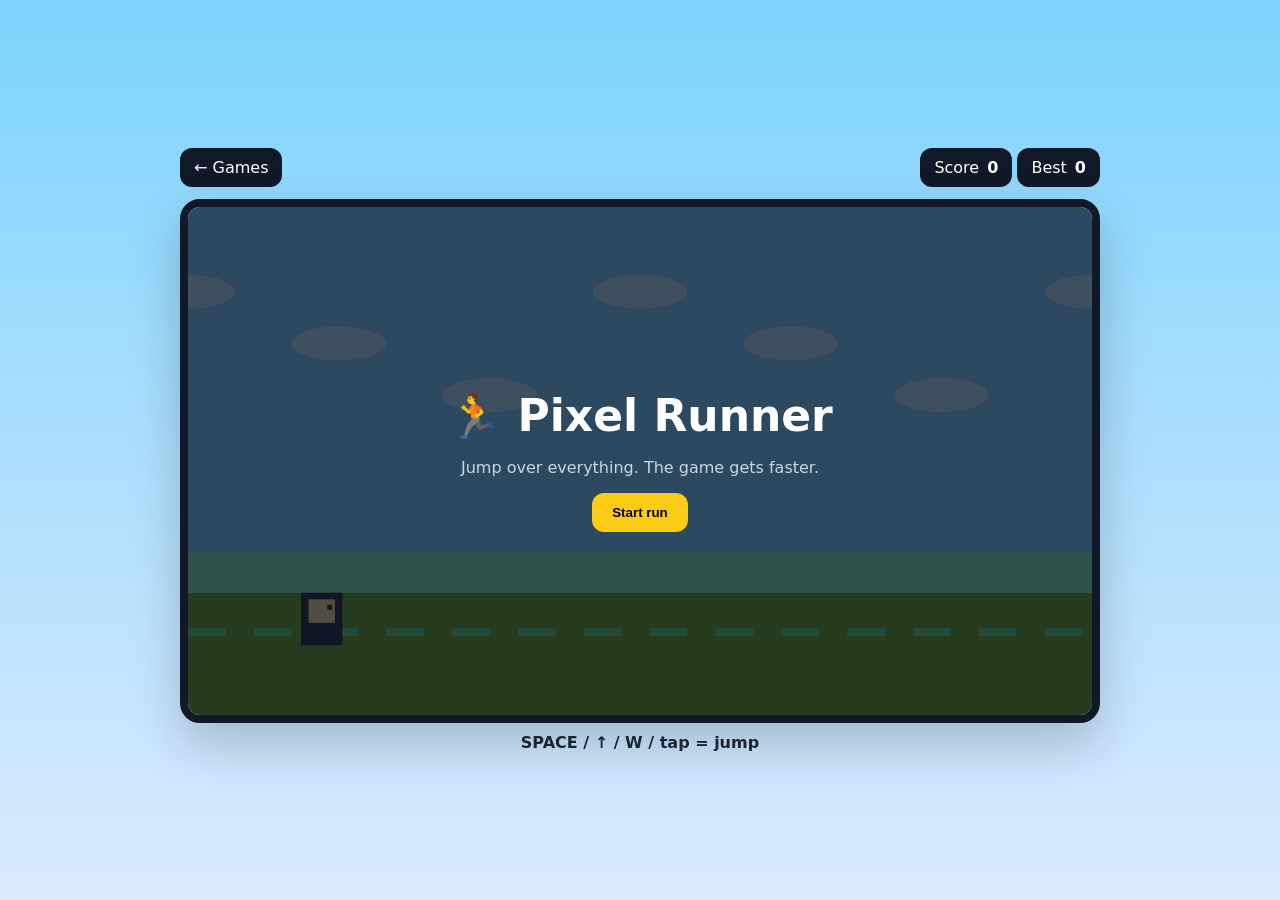
<file: games/runner.html>
<!doctype html><html><head><meta charset="utf-8"><meta name="viewport" content="width=device-width,initial-scale=1"><title>Pixel Runner</title><style>*{box-sizing:border-box}body{margin:0;background:linear-gradient(#7dd3fc,#dbeafe);font-family:system-ui;color:#fff;min-height:100vh;display:grid;place-items:center}.wrap{width:min(920px,calc(100% - 20px))}.top{display:flex;justify-content:space-between;align-items:center;margin-bottom:12px}.back,.btn,.stat{background:#111827;color:#fff;border:0;border-radius:12px;padding:10px 14px;text-decoration:none}.stat{display:inline-flex;gap:8px}.stage{position:relative;border:8px solid #111827;border-radius:20px;overflow:hidden;box-shadow:0 20px 50px #0003}canvas{display:block;width:100%;aspect-ratio:16/9;background:linear-gradient(#7dd3fc 0 68%,#86efac 68% 76%,#65a30d 76%)}.overlay{position:absolute;inset:0;background:#111827bb;display:grid;place-items:center;text-align:center}.card h1{font-size:44px;margin:0}.card p{color:#cbd5e1}.play{padding:12px 20px;border:0;border-radius:12px;background:#facc15;font-weight:900;cursor:pointer}.hint{text-align:center;color:#1f2937;font-weight:700;margin-top:10px}@media(max-width:600px){.card h1{font-size:32px}}</style></head><body><main class="wrap"><div class="top"><a class="back" href="../index.html">← Games</a><div><span class="stat">Score <b id="score">0</b></span> <span class="stat">Best <b id="best">0</b></span></div></div><div class="stage"><canvas id="c" width="960" height="540"></canvas><div class="overlay" id="overlay"><div class="card"><h1>🏃 Pixel Runner</h1><p>Jump over everything. The game gets faster.</p><button class="play" id="start">Start run</button></div></div></div><div class="hint">SPACE / ↑ / W / tap = jump</div></main><script>const c=document.getElementById('c'),x=c.getContext('2d'),overlay=document.getElementById('overlay'),scoreEl=document.getElementById('score'),bestEl=document.getElementById('best');let best=+localStorage.getItem('gu-runner-best')||0;bestEl.textContent=best;let p,obs,particles,score,speed,running,last,spawnT;function reset(){p={x:120,y:410,w:44,h:56,vy:0,on:true};obs=[];particles=[];score=0;speed=360;last=performance.now();spawnT=0;scoreEl.textContent=0}function jump(){if(!running)return;if(p.on){p.vy=-760;p.on=false;for(let i=0;i<8;i++)particles.push({x:p.x+20,y:465,vx:(Math.random()-.5)*140,vy:-Math.random()*160,a:1})}}function spawn(){let h=40+Math.random()*50;obs.push({x:1000,y:466-h,w:28+Math.random()*35,h})}function hit(a,b){return a.x<a.x+b.w&&a.x+a.w>b.x&&a.y<a.y+b.h&&a.y+a.h>b.y}function update(dt){speed+=dt*7;score+=dt*10;scoreEl.textContent=Math.floor(score);p.vy+=1800*dt;p.y+=p.vy*dt;if(p.y>=410){p.y=410;p.vy=0;p.on=true}spawnT-=dt;if(spawnT<=0){spawn();spawnT=.9+Math.random()*1.1}obs.forEach(o=>o.x-=speed*dt);obs=obs.filter(o=>o.x>-80);particles.forEach(q=>{q.x+=q.vx*dt;q.y+=q.vy*dt;q.vy+=500*dt;q.a-=dt*1.7});particles=particles.filter(q=>q.a>0);for(const o of obs)if(p.x<o.x+o.w&&p.x+p.w>o.x&&p.y<o.y+o.h&&p.y+p.h>o.y){end();break}}function draw(){x.clearRect(0,0,c.width,c.height);for(let i=0;i<8;i++){x.fillStyle='#fff8';x.beginPath();x.ellipse((i*160-(score*8)%1280),90+(i%3)*55,50,18,0,0,Math.PI*2);x.fill()}x.fillStyle='#4ade80';for(let i=0;i<20;i++)x.fillRect(i*70-(score*22)%70,448,40,8);x.fillStyle='#111827';x.fillRect(p.x,p.y,p.w,p.h);x.fillStyle='#fde68a';x.fillRect(p.x+8,p.y+7,28,25);x.fillStyle='#111';x.fillRect(p.x+28,p.y+13,5,5);obs.forEach(o=>{x.fillStyle='#7c3aed';x.fillRect(o.x,o.y,o.w,o.h);x.fillStyle='#a78bfa';for(let y=o.y+7;y<o.y+o.h;y+=16)x.fillRect(o.x+6,y,o.w-12,5)});particles.forEach(q=>{x.globalAlpha=q.a;x.fillStyle='#365314';x.fillRect(q.x,q.y,6,6)});x.globalAlpha=1}function loop(t){if(!running)return;let dt=Math.min((t-last)/1000,.03);last=t;update(dt);draw();requestAnimationFrame(loop)}function start(){reset();running=true;overlay.style.display='none';requestAnimationFrame(loop)}function end(){running=false;best=Math.max(best,Math.floor(score));localStorage.setItem('gu-runner-best',best);bestEl.textContent=best;overlay.style.display='grid';overlay.querySelector('h1').textContent='Run over!';overlay.querySelector('p').textContent='Score: '+Math.floor(score)+' • Best: '+best;document.getElementById('start').textContent='Run again'}document.getElementById('start').onclick=start;addEventListener('keydown',e=>{if(['Space','ArrowUp','KeyW'].includes(e.code)){e.preventDefault();jump()}});c.addEventListener('pointerdown',jump);reset();draw();</script></body></html>
</file>
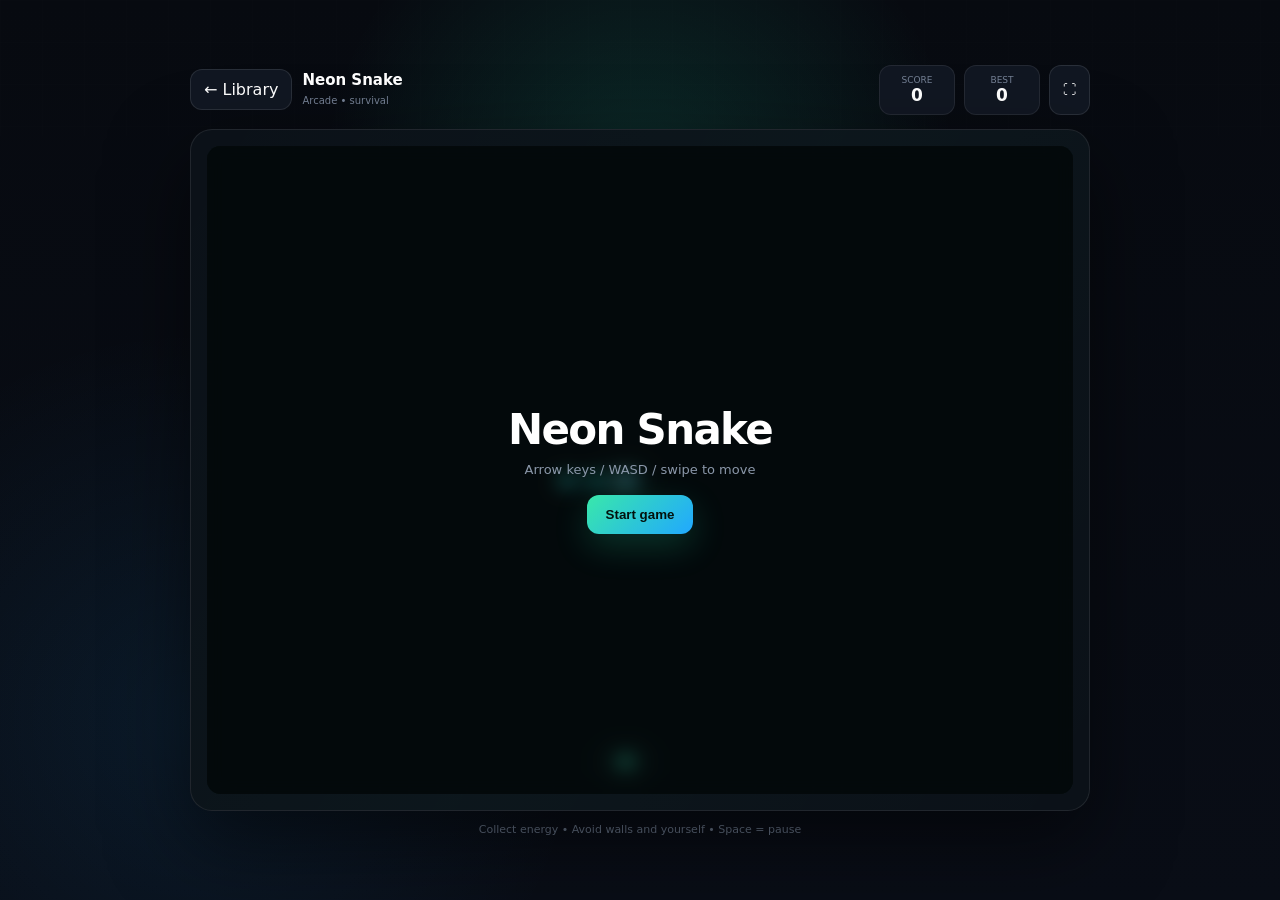
<file: games/snake.html>
<!DOCTYPE html>
<html lang="en">
<head>
<meta charset="UTF-8">
<meta name="viewport" content="width=device-width,initial-scale=1,maximum-scale=1,user-scalable=no">
<meta name="theme-color" content="#07100f">
<title>Neon Snake • Games Unblocked</title>
<style>
*{box-sizing:border-box}html,body{overscroll-behavior:none}body{margin:0;background:#070a10;color:#fff;font-family:Inter,system-ui,sans-serif;min-height:100dvh;display:grid;place-items:center;overflow:hidden}.bg{position:fixed;inset:0;background:radial-gradient(circle at 50% 20%,rgba(37,255,195,.13),transparent 33%),radial-gradient(circle at 15% 80%,rgba(33,168,255,.09),transparent 30%),linear-gradient(#070a10,#090d16);z-index:-2}.grid{position:fixed;inset:0;z-index:-1;opacity:.12;background-image:linear-gradient(rgba(255,255,255,.04) 1px,transparent 1px),linear-gradient(90deg,rgba(255,255,255,.04) 1px,transparent 1px);background-size:42px 42px;mask-image:linear-gradient(to bottom,black,transparent)}.wrap{width:min(900px,calc(100% - 24px));padding:14px 0}.top{display:flex;justify-content:space-between;align-items:center;margin-bottom:14px;gap:10px}.left{display:flex;gap:10px;align-items:center}.back,.btn{border:1px solid rgba(255,255,255,.1);background:#111722;color:#fff;border-radius:12px;padding:10px 13px;text-decoration:none;cursor:pointer;transition:.2s}.back:hover,.btn:hover{background:#182130;transform:translateY(-2px)}.title strong{display:block;font-size:15px}.title span{font-size:10px;color:#758195}.score{display:flex;gap:9px}.score div{background:#111722;border:1px solid rgba(255,255,255,.08);border-radius:12px;padding:9px 13px;text-align:center;min-width:76px}.score span{display:block;color:#758195;font-size:9px;text-transform:uppercase}.score strong{font-size:17px}.stage{position:relative;border:1px solid rgba(255,255,255,.09);background:#0b1118;border-radius:22px;padding:16px;box-shadow:0 30px 80px rgba(0,0,0,.5);overflow:hidden}.stage:before{content:"";position:absolute;inset:0;pointer-events:none;background:linear-gradient(120deg,transparent,rgba(63,255,197,.025),transparent);animation:shine 6s infinite}canvas{position:relative;z-index:1;display:block;width:100%;aspect-ratio:1/1;max-height:72vh;background:#07100f;border-radius:14px;touch-action:none}.overlay{position:absolute;z-index:4;inset:16px;display:grid;place-items:center;background:rgba(4,8,10,.72);backdrop-filter:blur(9px);border-radius:14px;transition:.25s}.overlay.hidden{opacity:0;pointer-events:none}.card{text-align:center;padding:25px}.card h1{font-size:42px;margin:0 0 8px;letter-spacing:-.04em}.card p{color:#8b98aa;margin:0 0 18px;font-size:13px}.play{border:0;background:linear-gradient(135deg,#39e8aa,#21a8ff);color:#03110d;font-weight:900;border-radius:12px;padding:12px 19px;cursor:pointer;box-shadow:0 12px 35px rgba(41,224,173,.2);transition:.2s}.play:hover{transform:translateY(-2px) scale(1.03)}.hint{text-align:center;color:#647083;font-size:11px;margin-top:12px}.pause-pill{position:absolute;left:50%;top:28px;z-index:3;transform:translateX(-50%) translateY(-10px);background:rgba(8,13,18,.85);border:1px solid rgba(255,255,255,.1);border-radius:999px;padding:7px 12px;font-size:9px;font-weight:800;letter-spacing:.1em;opacity:0;transition:.2s}.pause-pill.show{opacity:1;transform:translateX(-50%) translateY(0)}.controls{display:none;grid-template-columns:repeat(3,54px);grid-template-rows:repeat(2,54px);justify-content:center;gap:6px;margin-top:12px}.dir{border:1px solid rgba(255,255,255,.09);background:#111722;color:#fff;border-radius:14px;font-size:18px;touch-action:manipulation}.dir:active{transform:scale(.94);background:#1b2932}.dir.up{grid-column:2}.dir.left{grid-column:1;grid-row:2}.dir.down{grid-column:2;grid-row:2}.dir.right{grid-column:3;grid-row:2}@keyframes shine{0%,65%{transform:translateX(-100%)}85%,100%{transform:translateX(100%)}}@media(max-width:700px),(pointer:coarse){.controls{display:grid}.hint{display:none}canvas{max-height:58vh}.stage{padding:8px}.overlay{inset:8px}.title{display:none}.score div{min-width:58px;padding:8px}.score{gap:5px}.card h1{font-size:31px}.wrap{padding:8px 0}}
</style>
</head>
<body>
<div class="bg"></div><div class="grid"></div>
<main class="wrap">
  <div class="top">
    <div class="left"><a class="back" href="../index.html">← Library</a><div class="title"><strong>Neon Snake</strong><span>Arcade • survival</span></div></div>
    <div class="score"><div><span>Score</span><strong id="score">0</strong></div><div><span>Best</span><strong id="best">0</strong></div><button class="btn" id="full" aria-label="Fullscreen">⛶</button></div>
  </div>
  <div class="stage" id="stage">
    <canvas id="game" width="600" height="600"></canvas>
    <div class="pause-pill" id="pausePill">PAUSED</div>
    <div class="overlay" id="overlay"><div class="card"><h1 id="overlayTitle">Neon Snake</h1><p id="overlayText">Arrow keys / WASD / swipe to move</p><button class="play" id="start">Start game</button></div></div>
  </div>
  <div class="controls" aria-label="Touch controls"><button class="dir up" data-dir="up">▲</button><button class="dir left" data-dir="left">◀</button><button class="dir down" data-dir="down">▼</button><button class="dir right" data-dir="right">▶</button></div>
  <div class="hint">Collect energy • Avoid walls and yourself • Space = pause</div>
</main>
<script>
(() => {
  'use strict';
  const canvas = document.getElementById('game');
  const ctx = canvas.getContext('2d');
  const scoreEl = document.getElementById('score');
  const bestEl = document.getElementById('best');
  const overlay = document.getElementById('overlay');
  const overlayTitle = document.getElementById('overlayTitle');
  const overlayText = document.getElementById('overlayText');
  const startBtn = document.getElementById('start');
  const pausePill = document.getElementById('pausePill');
  const GRID = 30;
  const CELL = canvas.width / GRID;
  const START_SPEED = 105;
  const MIN_SPEED = 56;
  let snake = [];
  let direction = {x:1,y:0};
  let queuedDirection = {x:1,y:0};
  let food = {x:20,y:15};
  let particles = [];
  let score = 0;
  let best = Number(localStorage.getItem('gu-snake-best')) || 0;
  let running = false;
  let paused = false;
  let gameOver = false;
  let accumulator = 0;
  let lastTime = 0;
  let rafId = 0;
  let touchStart = null;
  bestEl.textContent = best;

  function reset() {
    snake = [{x:14,y:15},{x:13,y:15},{x:12,y:15}];
    direction = {x:1,y:0};
    queuedDirection = {x:1,y:0};
    particles = [];
    score = 0;
    scoreEl.textContent = '0';
    paused = false;
    gameOver = false;
    pausePill.classList.remove('show');
    spawnFood();
    draw();
  }

  function spawnFood() {
    const free = [];
    for (let y=0;y<GRID;y++) for (let x=0;x<GRID;x++) if (!snake.some(p=>p.x===x&&p.y===y)) free.push({x,y});
    food = free[Math.floor(Math.random()*free.length)] || {x:0,y:0};
  }

  function speed() {
    return Math.max(MIN_SPEED, START_SPEED - score * 1.7);
  }

  function setDirection(next) {
    const map = {up:{x:0,y:-1},down:{x:0,y:1},left:{x:-1,y:0},right:{x:1,y:0}};
    const value = typeof next === 'string' ? map[next] : next;
    if (!value) return;
    if (value.x === -direction.x && value.y === -direction.y) return;
    queuedDirection = value;
  }

  function createBurst(x,y) {
    for (let i=0;i<12;i++) particles.push({x:x*CELL+CELL/2,y:y*CELL+CELL/2,vx:(Math.random()-.5)*4,vy:(Math.random()-.5)*4,life:1,size:2+Math.random()*3});
  }

  function tick() {
    direction = queuedDirection;
    const head = {x:snake[0].x+direction.x,y:snake[0].y+direction.y};
    const outside = head.x<0 || head.y<0 || head.x>=GRID || head.y>=GRID;
    const hitsSelf = snake.some((part,index)=>index!==snake.length-1 && part.x===head.x && part.y===head.y);
    if (outside || hitsSelf) return finish();
    snake.unshift(head);
    if (head.x===food.x && head.y===food.y) {
      createBurst(food.x,food.y);
      score += 1;
      scoreEl.textContent = String(score);
      if (score>best) {best=score;bestEl.textContent=String(best);localStorage.setItem('gu-snake-best',String(best));}
      spawnFood();
    } else snake.pop();
  }

  function updateParticles(dt) {
    particles.forEach(p=>{p.x+=p.vx*dt*.06;p.y+=p.vy*dt*.06;p.life-=dt*.0015;p.vx*=.985;p.vy*=.985;});
    particles = particles.filter(p=>p.life>0);
  }

  function drawGrid() {
    ctx.strokeStyle='rgba(255,255,255,.025)';ctx.lineWidth=1;
    for(let i=0;i<=GRID;i++){ctx.beginPath();ctx.moveTo(i*CELL,0);ctx.lineTo(i*CELL,canvas.height);ctx.stroke();ctx.beginPath();ctx.moveTo(0,i*CELL);ctx.lineTo(canvas.width,i*CELL);ctx.stroke();}
  }

  function roundRect(x,y,w,h,r) {ctx.beginPath();ctx.roundRect(x,y,w,h,r);ctx.fill();}

  function draw() {
    ctx.fillStyle='#07100f';ctx.fillRect(0,0,canvas.width,canvas.height);drawGrid();
    ctx.save();ctx.shadowBlur=26;ctx.shadowColor='#3fffc5';ctx.fillStyle='#41ffc8';ctx.beginPath();ctx.arc(food.x*CELL+CELL/2,food.y*CELL+CELL/2,CELL*.31,0,Math.PI*2);ctx.fill();ctx.restore();
    ctx.save();ctx.strokeStyle='rgba(65,255,200,.22)';ctx.lineWidth=2;ctx.beginPath();ctx.arc(food.x*CELL+CELL/2,food.y*CELL+CELL/2,CELL*.44,0,Math.PI*2);ctx.stroke();ctx.restore();
    snake.forEach((part,index)=>{const g=ctx.createLinearGradient(part.x*CELL,part.y*CELL,part.x*CELL+CELL,part.y*CELL+CELL);g.addColorStop(0,index?'#2fe4b1':'#a4ffea');g.addColorStop(1,index?'#168da6':'#2dd4ff');ctx.fillStyle=g;if(index===0){ctx.shadowBlur=16;ctx.shadowColor='#5fffd0';}roundRect(part.x*CELL+2,part.y*CELL+2,CELL-4,CELL-4,5);ctx.shadowBlur=0;});
    particles.forEach(p=>{ctx.globalAlpha=Math.max(0,p.life);ctx.fillStyle='#72ffd7';ctx.beginPath();ctx.arc(p.x,p.y,p.size,0,Math.PI*2);ctx.fill();});ctx.globalAlpha=1;
  }

  function loop(time) {
    if (!running) return;
    if (!lastTime) lastTime=time;
    const delta=Math.min(50,time-lastTime);lastTime=time;
    if (!paused) {
      accumulator += delta;
      const step=speed();
      while(accumulator>=step && running){tick();accumulator-=step;}
      updateParticles(delta);
    }
    draw();
    if(running) rafId=requestAnimationFrame(loop);
  }

  function start() {
    cancelAnimationFrame(rafId);reset();running=true;overlay.classList.add('hidden');startBtn.textContent='Play again';lastTime=0;accumulator=0;rafId=requestAnimationFrame(loop);
  }

  function finish() {
    running=false;gameOver=true;cancelAnimationFrame(rafId);overlayTitle.textContent='Game over';overlayText.textContent=`Score: ${score} • Best: ${best}`;startBtn.textContent='Play again';overlay.classList.remove('hidden');
  }

  function togglePause() {
    if(!running || gameOver) return;
    paused=!paused;pausePill.classList.toggle('show',paused);lastTime=performance.now();
  }

  document.addEventListener('keydown',e=>{const key=e.key.toLowerCase();const map={arrowup:'up',w:'up',arrowdown:'down',s:'down',arrowleft:'left',a:'left',arrowright:'right',d:'right'};if(map[key]){e.preventDefault();setDirection(map[key]);}if(e.code==='Space'){e.preventDefault();togglePause();}});
  document.querySelectorAll('[data-dir]').forEach(btn=>btn.addEventListener('pointerdown',e=>{e.preventDefault();setDirection(btn.dataset.dir);}));
  canvas.addEventListener('pointerdown',e=>{touchStart={x:e.clientX,y:e.clientY};});
  canvas.addEventListener('pointerup',e=>{if(!touchStart)return;const dx=e.clientX-touchStart.x,dy=e.clientY-touchStart.y;touchStart=null;if(Math.max(Math.abs(dx),Math.abs(dy))<22)return;setDirection(Math.abs(dx)>Math.abs(dy)?(dx>0?'right':'left'):(dy>0?'down':'up'));});
  startBtn.addEventListener('click',start);
  document.getElementById('full').addEventListener('click',()=>document.getElementById('stage').requestFullscreen?.().catch(()=>{}));
  document.addEventListener('visibilitychange',()=>{if(document.hidden&&running&&!paused)togglePause();});
  reset();
})();
</script>
</body>
</html>
</file>
<file: styles.css>
:root{--bg:#18122b;--panel:#241a3d;--panel2:#2d214a;--text:#fffafc;--muted:#b9afca;--pink:#ff5fa2;--purple:#8b5cf6;--blue:#4cc9f0;--green:#62e6a7;--yellow:#ffd166;--line:rgba(255,255,255,.1);--shadow:0 18px 45px rgba(7,4,18,.35)}*{box-sizing:border-box}html{scroll-behavior:smooth}body{margin:0;background:radial-gradient(circle at 20% 0%,#30215a 0,transparent 32%),radial-gradient(circle at 90% 15%,#3d1745 0,transparent 28%),var(--bg);color:var(--text);font-family:Inter,system-ui,sans-serif;min-height:100vh;overflow-x:hidden}.wrap{width:min(1180px,calc(100% - 32px));margin:auto}button,input,select{font:inherit}button,a{touch-action:manipulation}.bg-bubble{position:fixed;border-radius:50%;filter:blur(10px);opacity:.18;z-index:-1;animation:float 10s ease-in-out infinite}.b1{width:240px;height:240px;background:var(--pink);left:-90px;top:25%}.b2{width:300px;height:300px;background:var(--blue);right:-130px;top:50%;animation-delay:-3s}.b3{width:190px;height:190px;background:var(--yellow);left:50%;bottom:-100px;animation-delay:-6s}@keyframes float{50%{transform:translateY(-25px) translateX(12px)}}.site-header{position:sticky;top:0;z-index:20;background:rgba(24,18,43,.78);backdrop-filter:blur(16px);border-bottom:1px solid var(--line)}.header-inner{width:min(1220px,calc(100% - 24px));height:76px;margin:auto;display:grid;grid-template-columns:auto minmax(220px,520px) auto;align-items:center;gap:20px}.logo{display:flex;align-items:center;gap:10px;text-decoration:none;color:white;font-family:Fredoka;font-size:20px;font-weight:700}.logo b{color:var(--pink)}.logo-icon{width:42px;height:42px;border-radius:14px;display:grid;place-items:center;background:linear-gradient(135deg,var(--pink),var(--purple));box-shadow:0 10px 24px rgba(255,95,162,.25)}.header-search{height:46px;background:#120d22;border:1px solid var(--line);border-radius:15px;display:flex;align-items:center;gap:10px;padding:0 14px;transition:.2s}.header-search:focus-within{border-color:#aa8cff;box-shadow:0 0 0 4px rgba(139,92,246,.13)}.header-search input{flex:1;background:none;border:0;outline:0;color:white}.header-search kbd{font-size:10px;padding:4px 7px;background:#2e2347;border-radius:6px;color:#cfc5dc}.header-buttons{display:flex;gap:8px}.round-btn{width:44px;height:44px;border:1px solid var(--line);background:var(--panel);color:white;border-radius:14px;cursor:pointer;transition:.18s}.round-btn:hover{transform:translateY(-3px) rotate(-3deg);background:var(--panel2)}.welcome{display:grid;grid-template-columns:1.25fr .75fr;gap:28px;padding:58px 0 34px;align-items:stretch}.welcome-copy,.mascot-card{border:1px solid var(--line);border-radius:30px;box-shadow:var(--shadow)}.welcome-copy{padding:44px;background:linear-gradient(135deg,rgba(139,92,246,.16),rgba(255,95,162,.08));position:relative;overflow:hidden}.welcome-copy:after{content:'★';position:absolute;font-size:180px;right:-25px;top:-50px;color:rgba(255,255,255,.035);transform:rotate(20deg)}.tiny-label{font-size:11px;font-weight:800;letter-spacing:.16em;color:#c8b9dc}.welcome h1{font-family:Fredoka;margin:10px 0 12px;font-size:clamp(42px,6vw,74px);line-height:.96;letter-spacing:-.035em}.welcome h1 span{color:var(--yellow)}.welcome p{color:var(--muted);max-width:590px;line-height:1.7}.quick-actions{display:flex;gap:10px;flex-wrap:wrap;margin-top:25px}.big-play,.ghost-play{height:48px;border-radius:14px;padding:0 18px;display:inline-flex;align-items:center;justify-content:center;font-weight:800;text-decoration:none;cursor:pointer}.big-play{border:0;background:linear-gradient(135deg,var(--pink),#ff7c6f);color:white;box-shadow:0 12px 28px rgba(255,95,162,.24);transition:.18s}.big-play:hover{transform:translateY(-3px) scale(1.02)}.ghost-play{border:1px solid var(--line);background:rgba(255,255,255,.04);color:white}.mascot-card{min-height:300px;background:linear-gradient(145deg,#302152,#211735);display:flex;flex-direction:column;align-items:center;justify-content:center;position:relative;overflow:hidden}.controller{font-size:92px;animation:bob 2.5s ease-in-out infinite;filter:drop-shadow(0 18px 18px rgba(0,0,0,.25))}@keyframes bob{50%{transform:translateY(-10px) rotate(-4deg)}}.mascot-card strong{font:700 30px Fredoka;margin-top:12px}.mascot-card span{color:var(--muted)}.pixel-spark{position:absolute;color:var(--yellow);animation:twinkle 1.8s ease-in-out infinite}.s1{left:20%;top:20%;font-size:26px}.s2{right:18%;top:30%;font-size:18px;animation-delay:-.5s}.s3{left:30%;bottom:20%;font-size:15px;animation-delay:-1s}@keyframes twinkle{50%{transform:scale(.55) rotate(30deg);opacity:.35}}section{margin-bottom:48px}.section-head{display:flex;justify-content:space-between;align-items:end;gap:20px;margin-bottom:18px}.section-head h2{font:700 31px Fredoka;margin:4px 0 0}.section-head p{margin:5px 0 0;color:var(--muted);font-size:12px}.text-btn{border:0;background:none;color:#c9bbdf;cursor:pointer}.horizontal-games{display:flex;gap:14px;overflow:auto;padding:2px 2px 10px;scrollbar-width:thin}.recent-card{min-width:245px;background:var(--panel);border:1px solid var(--line);border-radius:19px;padding:12px;display:flex;align-items:center;gap:12px;cursor:pointer;transition:.2s}.recent-card:hover{transform:translateY(-3px);background:var(--panel2)}.recent-icon{width:54px;height:54px;border-radius:14px;display:grid;place-items:center;font-size:24px;background:linear-gradient(135deg,#3e2d63,#231936)}.recent-card strong{display:block}.recent-card small{color:var(--muted)}.empty-recent{border:1px dashed var(--line);padding:25px;border-radius:18px;color:var(--muted);width:100%;text-align:center}.category-row{display:flex;gap:10px;flex-wrap:wrap}.category-pill{border:1px solid var(--line);background:var(--panel);color:#ddd3ea;border-radius:15px;padding:11px 15px;font-weight:800;cursor:pointer;transition:.18s}.category-pill span{margin-right:4px}.category-pill:hover{transform:translateY(-2px)}.category-pill.active{background:white;color:#211735;border-color:white;box-shadow:0 9px 25px rgba(255,255,255,.1)}.sort-wrap select{background:var(--panel);border:1px solid var(--line);color:white;padding:10px 13px;border-radius:12px;outline:0}.game-grid{display:grid;grid-template-columns:repeat(4,1fr);gap:16px}.game-card{background:var(--panel);border:1px solid var(--line);border-radius:22px;overflow:hidden;cursor:pointer;position:relative;transition:transform .22s,box-shadow .22s,border-color .22s;animation:cardIn .45s both;animation-delay:calc(var(--i)*45ms)}@keyframes cardIn{from{opacity:0;transform:translateY(15px) scale(.97)}}.game-card:hover{transform:translateY(-7px) rotate(.5deg);box-shadow:0 22px 45px rgba(4,2,12,.35);border-color:rgba(255,255,255,.2)}.game-cover{aspect-ratio:1.2/1;position:relative;overflow:hidden;display:flex;align-items:flex-end;padding:14px}.game-cover:after{content:'';position:absolute;inset:0;background:linear-gradient(transparent 45%,rgba(8,4,15,.62));}.cover-snake{background:linear-gradient(135deg,#11b981,#056c72)}.cover-pong{background:linear-gradient(135deg,#7c3aed,#db2777)}.cover-merge{background:linear-gradient(135deg,#f59e0b,#dc6b31)}.cover-runner{background:linear-gradient(135deg,#37bdf8,#4653e8)}.cover-blaster{background:linear-gradient(135deg,#171c4d,#6d28d9)}.cover-jump{background:linear-gradient(135deg,#69d878,#25a7c8)}.cover-dodge{background:linear-gradient(135deg,#ff6b6b,#b83280)}.cover-pattern{position:absolute;inset:0;opacity:.18;background-image:radial-gradient(circle at 20% 20%,#fff 0 3px,transparent 4px),radial-gradient(circle at 80% 60%,#fff 0 2px,transparent 3px);background-size:60px 60px,44px 44px}.game-emoji{position:absolute;inset:0;display:grid;place-items:center;font-size:72px;transform:translateY(-5px);filter:drop-shadow(0 14px 14px rgba(0,0,0,.22));transition:.23s}.game-card:hover .game-emoji{transform:translateY(-12px) scale(1.09) rotate(-4deg)}.game-badge{position:relative;z-index:2;background:rgba(12,8,24,.6);backdrop-filter:blur(8px);padding:6px 9px;border-radius:9px;font-size:9px;font-weight:800}.play-pop{position:absolute;z-index:3;right:12px;bottom:12px;width:42px;height:42px;border-radius:50%;display:grid;place-items:center;background:white;color:#241537;transform:scale(.75);opacity:0;transition:.2s;font-size:13px}.game-card:hover .play-pop{opacity:1;transform:scale(1)}.game-info{padding:15px}.title-row{display:flex;align-items:center;justify-content:space-between;gap:8px}.game-info h3{font:700 20px Fredoka;margin:0}.fav{border:0;background:none;color:#ad9fc0;font-size:19px;cursor:pointer}.fav.on{color:var(--yellow)}.game-info p{font-size:12px;color:var(--muted);line-height:1.5;min-height:36px}.game-meta{display:flex;justify-content:space-between;font-size:10px;color:#aa9dbd;font-weight:700}.empty-state{text-align:center;border:1px dashed var(--line);border-radius:22px;padding:55px}.empty-state div{font-size:45px}.empty-state h3{font:700 24px Fredoka;margin:8px}.empty-state p{color:var(--muted)}.empty-state button{border:0;border-radius:12px;padding:10px 15px;font-weight:800;cursor:pointer}.hidden{display:none!important}.fun-strip{display:grid;grid-template-columns:repeat(3,1fr);gap:14px}.fun-strip>div{background:var(--panel);border:1px solid var(--line);border-radius:20px;padding:22px}.fun-strip>div>span{font-size:28px}.fun-strip strong,.fun-strip small{display:block}.fun-strip strong{font:700 18px Fredoka;margin:10px 0 5px}.fun-strip small{color:var(--muted);line-height:1.5}footer{border-top:1px solid var(--line);margin-top:60px}.footer-inner{height:90px;display:flex;justify-content:space-between;align-items:center;color:#a99db9;font-size:12px}.toast{position:fixed;bottom:22px;left:50%;transform:translate(-50%,20px);background:white;color:#211735;padding:11px 15px;border-radius:12px;font-weight:800;font-size:12px;opacity:0;pointer-events:none;transition:.2s;z-index:50}.toast.show{opacity:1;transform:translate(-50%,0)}@media(max-width:1000px){.game-grid{grid-template-columns:repeat(3,1fr)}.welcome{grid-template-columns:1fr .65fr}.header-inner{grid-template-columns:auto 1fr auto}}@media(max-width:760px){.header-inner{grid-template-columns:1fr auto}.header-search{grid-column:1/-1;grid-row:2;height:42px;margin-bottom:10px}.site-header{padding-bottom:8px}.logo{height:62px}.welcome{grid-template-columns:1fr;padding-top:28px}.mascot-card{min-height:220px}.game-grid{grid-template-columns:repeat(2,1fr)}.fun-strip{grid-template-columns:1fr}.welcome-copy{padding:28px}.welcome h1{font-size:46px}}@media(max-width:480px){.wrap{width:min(100% - 20px,1180px)}.game-grid{gap:10px}.game-info{padding:12px}.game-info h3{font-size:17px}.game-info p{display:none}.game-cover{aspect-ratio:1/1}.game-emoji{font-size:52px}.category-row{flex-wrap:nowrap;overflow:auto;padding-bottom:6px}.category-pill{white-space:nowrap}.header-buttons .round-btn:first-child{display:none}.footer-inner{flex-direction:column;justify-content:center;gap:8px}.section-head h2{font-size:26px}}@media(prefers-reduced-motion:reduce){*{animation:none!important;transition:none!important;scroll-behavior:auto!important}}
</file>
